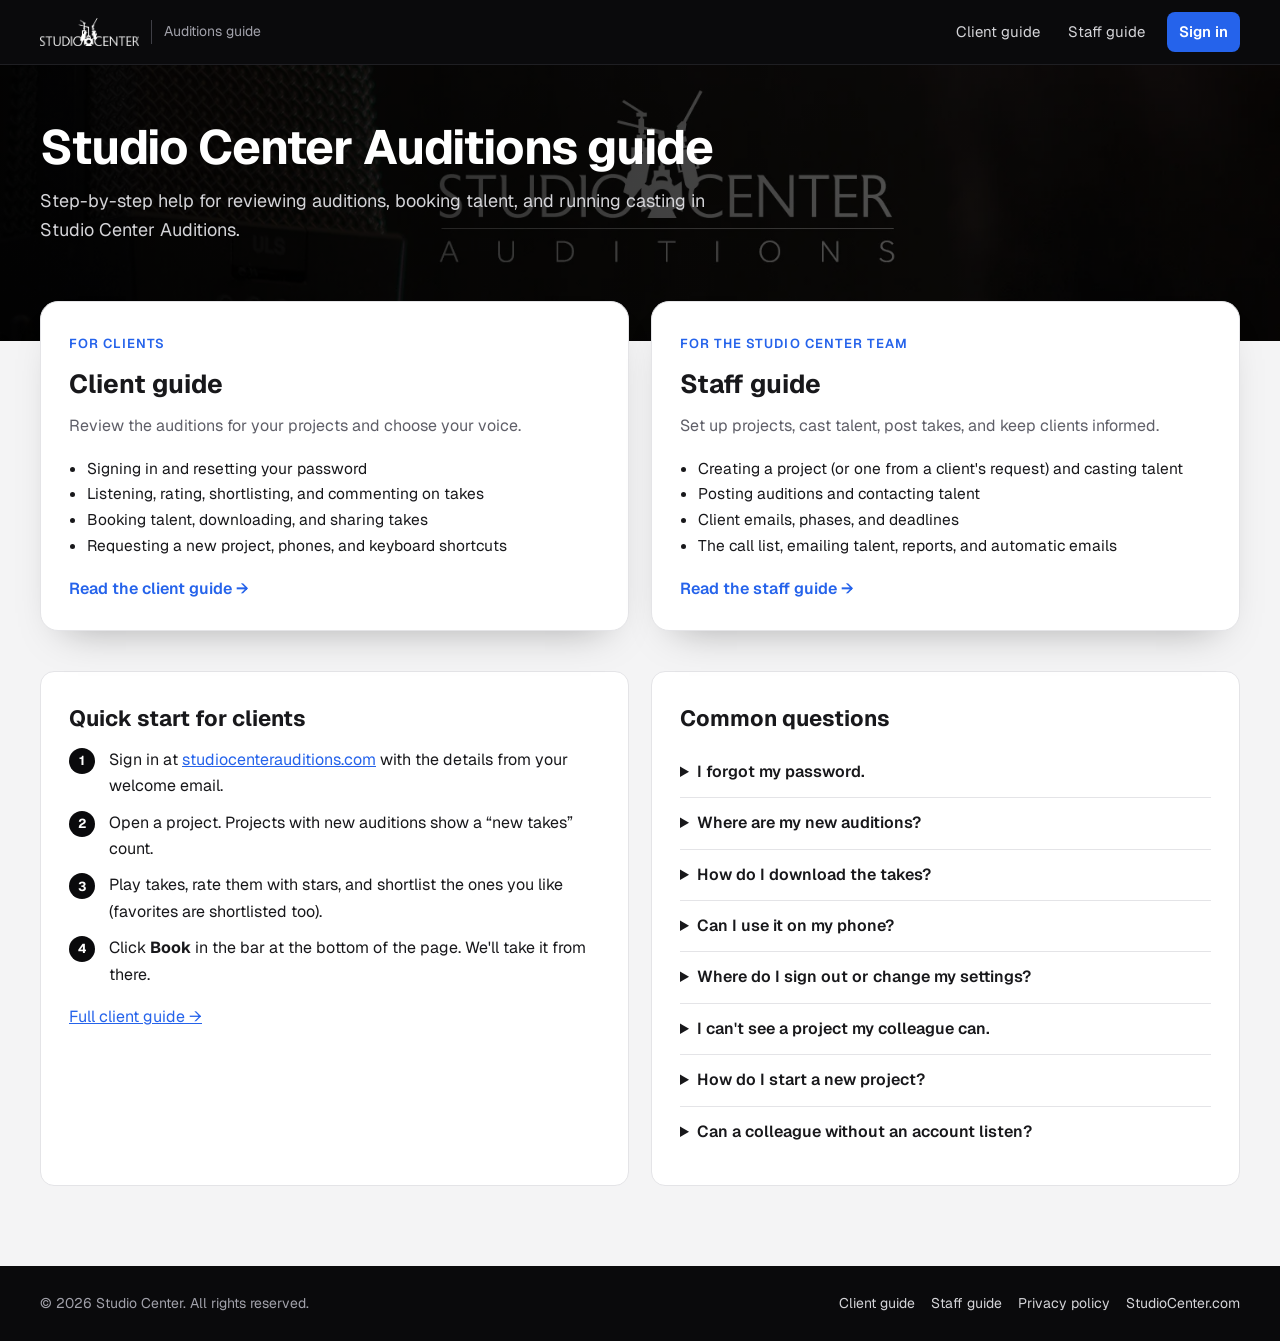
<file: index.html>
<!doctype html>
<html lang="en">
<head>
  <meta charset="utf-8">
  <meta name="viewport" content="width=device-width, initial-scale=1">
  <title>Studio Center Auditions Guide</title>
  <meta name="description" content="How to use Studio Center Auditions: guides for clients reviewing auditions and for the Studio Center casting team.">
  <meta property="og:title" content="Studio Center Auditions Guide">
  <meta property="og:description" content="How to review auditions, book talent, and run casting in Studio Center Auditions.">
  <meta property="og:image" content="assets/guide/c-takes.webp?v=20261018">
  <link rel="icon" href="assets/icon.png" type="image/png">
  <link rel="apple-touch-icon" href="assets/apple-icon.png">
  <link rel="preconnect" href="https://fonts.googleapis.com">
  <link rel="preconnect" href="https://fonts.gstatic.com" crossorigin>
  <link href="https://fonts.googleapis.com/css2?family=Geist:wght@400;500;600;700&display=swap" rel="stylesheet">
  <link rel="stylesheet" href="assets/site.css?v=202610181530">
</head>
<body>
  <header class="top">
    <div class="wrap">
      <a class="brand" href="./"><img src="assets/sc-logo-white.png" alt="Studio Center" width="900" height="254"><span>Auditions guide</span></a>
      <nav>
        <a href="client-guide.html">Client guide</a>
        <a href="staff-guide.html" class="hide-sm">Staff guide</a>
        <a class="signin" href="https://studiocenterauditions.com/auth/signin">Sign in</a>
      </nav>
    </div>
  </header>

  <div class="band">
    <div class="wrap" style="padding-bottom:96px">
      <h1>Studio Center Auditions guide</h1>
      <p>Step-by-step help for reviewing auditions, booking talent, and running casting in Studio Center Auditions.</p>
    </div>
  </div>

  <main class="wrap">
    <div class="cards">
      <a class="card-link" href="client-guide.html">
        <span class="eyebrow">For clients</span>
        <h2>Client guide</h2>
        <p>Review the auditions for your projects and choose your voice.</p>
        <ul>
          <li>Signing in and resetting your password</li>
          <li>Listening, rating, shortlisting, and commenting on takes</li>
          <li>Booking talent, downloading, and sharing takes</li>
          <li>Requesting a new project, phones, and keyboard shortcuts</li>
        </ul>
        <span class="go">Read the client guide →</span>
      </a>
      <a class="card-link" href="staff-guide.html">
        <span class="eyebrow">For the Studio Center team</span>
        <h2>Staff guide</h2>
        <p>Set up projects, cast talent, post takes, and keep clients informed.</p>
        <ul>
          <li>Creating a project (or one from a client's request) and casting talent</li>
          <li>Posting auditions and contacting talent</li>
          <li>Client emails, phases, and deadlines</li>
          <li>The call list, emailing talent, reports, and automatic emails</li>
        </ul>
        <span class="go">Read the staff guide →</span>
      </a>
    </div>

    <div class="home-sections">
      <section>
        <h2>Quick start for clients</h2>
        <ol class="quick">
          <li>Sign in at <a href="https://studiocenterauditions.com/auth/signin">studiocenterauditions.com</a> with the details from your welcome email.</li>
          <li>Open a project. Projects with new auditions show a “new takes” count.</li>
          <li>Play takes, rate them with stars, and shortlist the ones you like (favorites are shortlisted too).</li>
          <li>Click <b>Book</b> in the bar at the bottom of the page. We'll take it from there.</li>
        </ol>
        <p style="margin-bottom:0"><a href="client-guide.html">Full client guide →</a></p>
      </section>
      <section>
        <h2>Common questions</h2>
        <details>
          <summary>I forgot my password.</summary>
          <p>Click “Forgot your password?” on the sign-in page and enter your username. We'll email you a link to set a new one. <a href="client-guide.html#sign-in">More</a></p>
        </details>
        <details>
          <summary>Where are my new auditions?</summary>
          <p>Projects with takes added since your last visit show a “new takes” count, and new takes are marked “New” inside the project. <a href="client-guide.html#takes">More</a></p>
        </details>
        <details>
          <summary>How do I download the takes?</summary>
          <p>Click a file name for one take, or click <b>Download</b> in the bar at the bottom for a zip of all, shortlisted, or booked takes. <a href="client-guide.html#downloads">More</a></p>
        </details>
        <details>
          <summary>Can I use it on my phone?</summary>
          <p>Yes. Every page works on a phone: each take is a card with the same controls, and a bar at the bottom handles booking and downloads. <a href="client-guide.html#phone">More</a></p>
        </details>
        <details>
          <summary>Where do I sign out or change my settings?</summary>
          <p>Click the person icon at the right of the top bar (on a phone, tap ☰). It has the theme switch, this guide, your settings, and <b>Sign out</b>. <a href="client-guide.html#account">More</a></p>
        </details>
        <details>
          <summary>I can't see a project my colleague can.</summary>
          <p>You only see projects you've been added to; closed ones are under <b>Finished</b>. Ask your Studio Center producer to add you.</p>
        </details>
        <details>
          <summary>How do I start a new project?</summary>
          <p>Fill in the form at <a href="https://studiocenterauditions.com/new-project">studiocenterauditions.com/new-project</a>; no account needed. A producer will be in touch to set up casting. <a href="client-guide.html#new-project">More</a></p>
        </details>
        <details>
          <summary>Can a colleague without an account listen?</summary>
          <p>Yes: create a review link under <b>Share for review</b> on the project page. They can listen, but not rate, comment, or book. <a href="client-guide.html#sharing">More</a></p>
        </details>
      </section>
    </div>
  </main>

  <footer>
    <div class="wrap">
      <span>© 2026 Studio Center. All rights reserved.</span>
      <span><a href="client-guide.html">Client guide</a><a href="staff-guide.html">Staff guide</a><a href="https://studiocenterauditions.com/privacy">Privacy policy</a><a href="https://www.studiocenter.com">StudioCenter.com</a></span>
    </div>
  </footer>
</body>
</html>
</file>
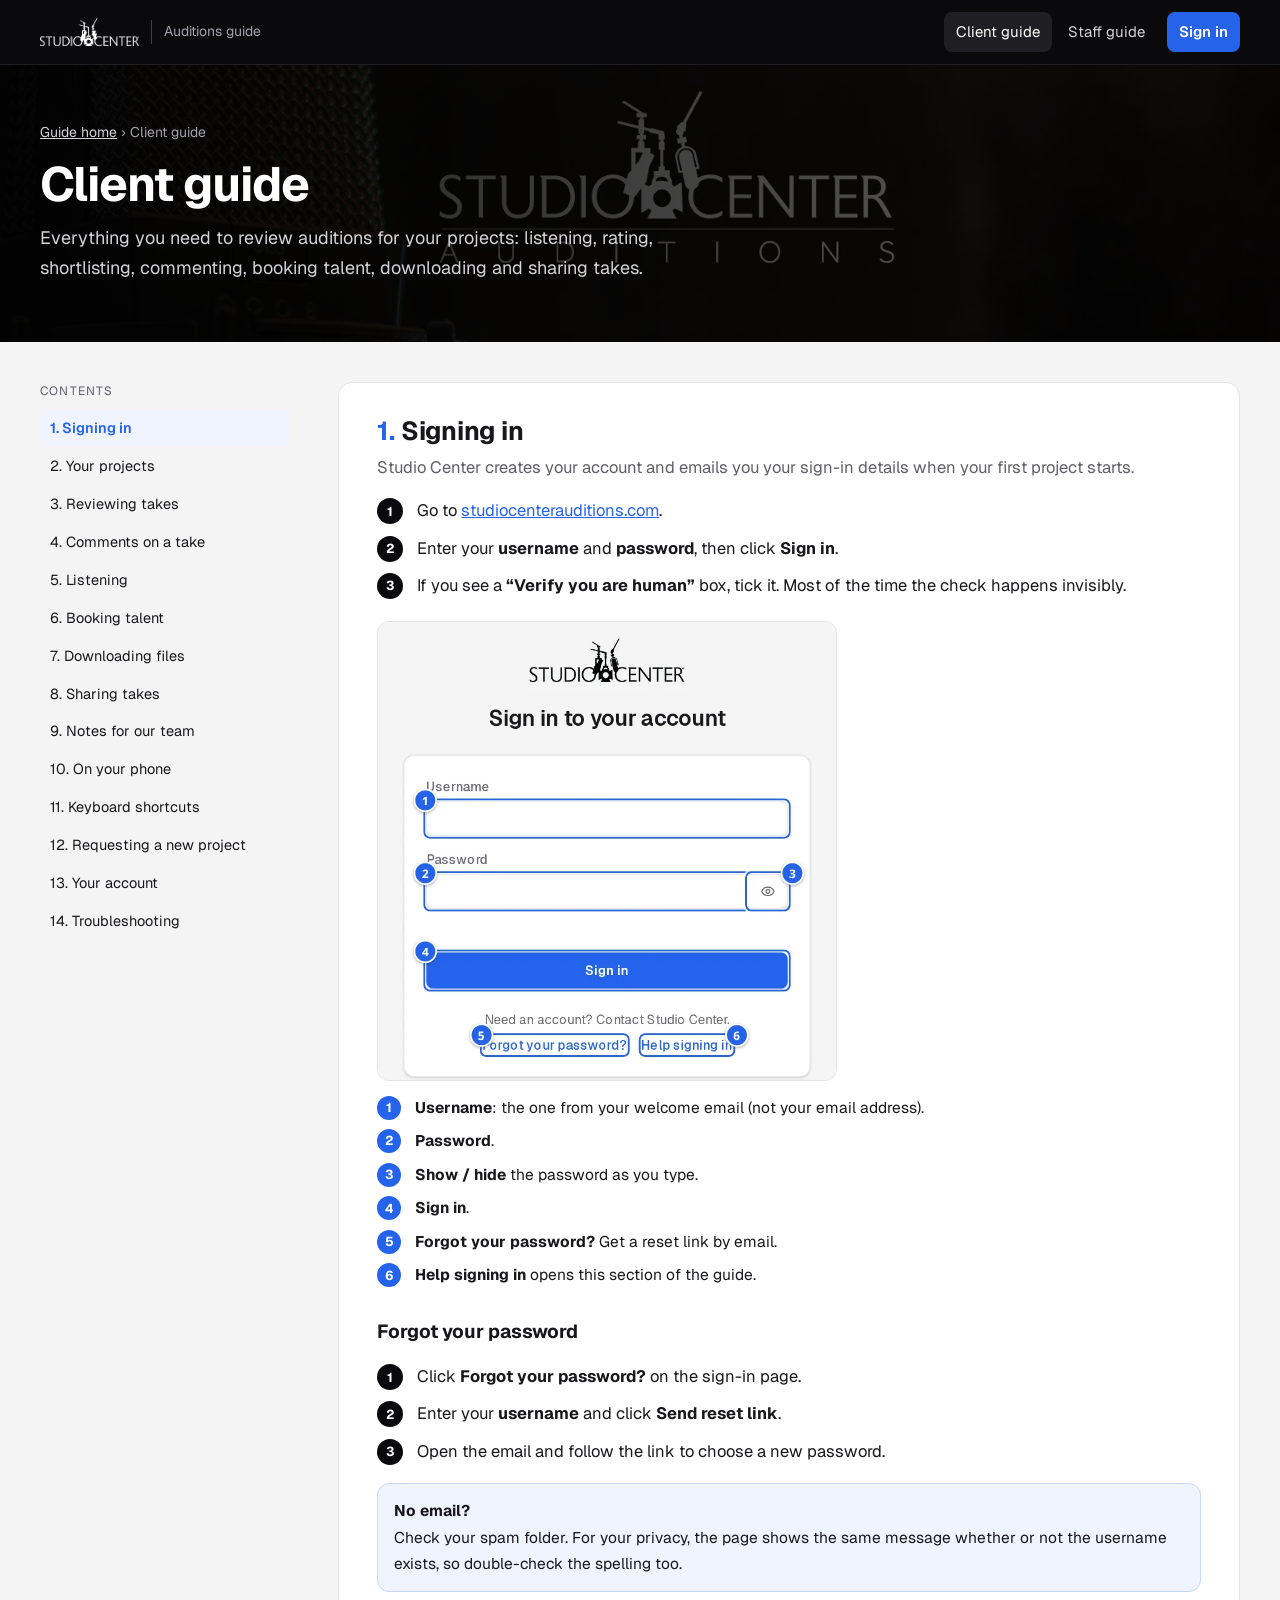
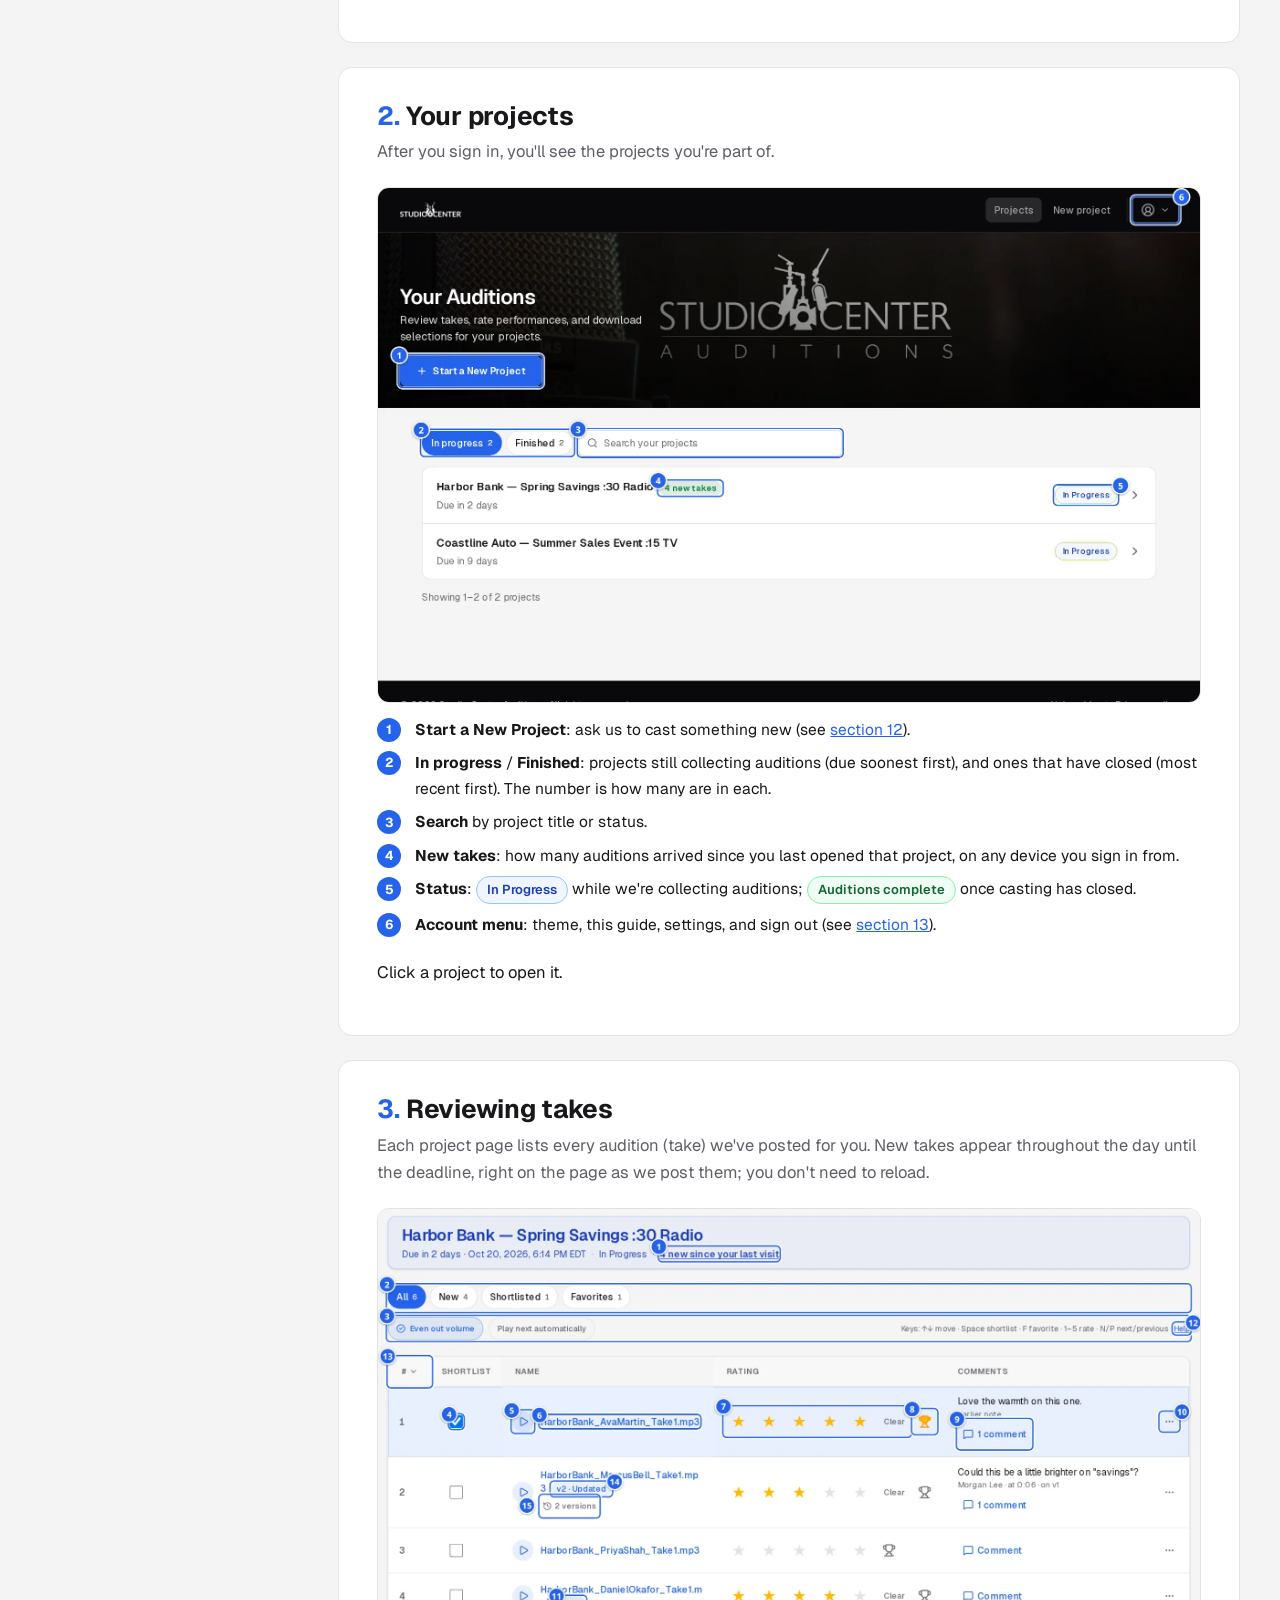
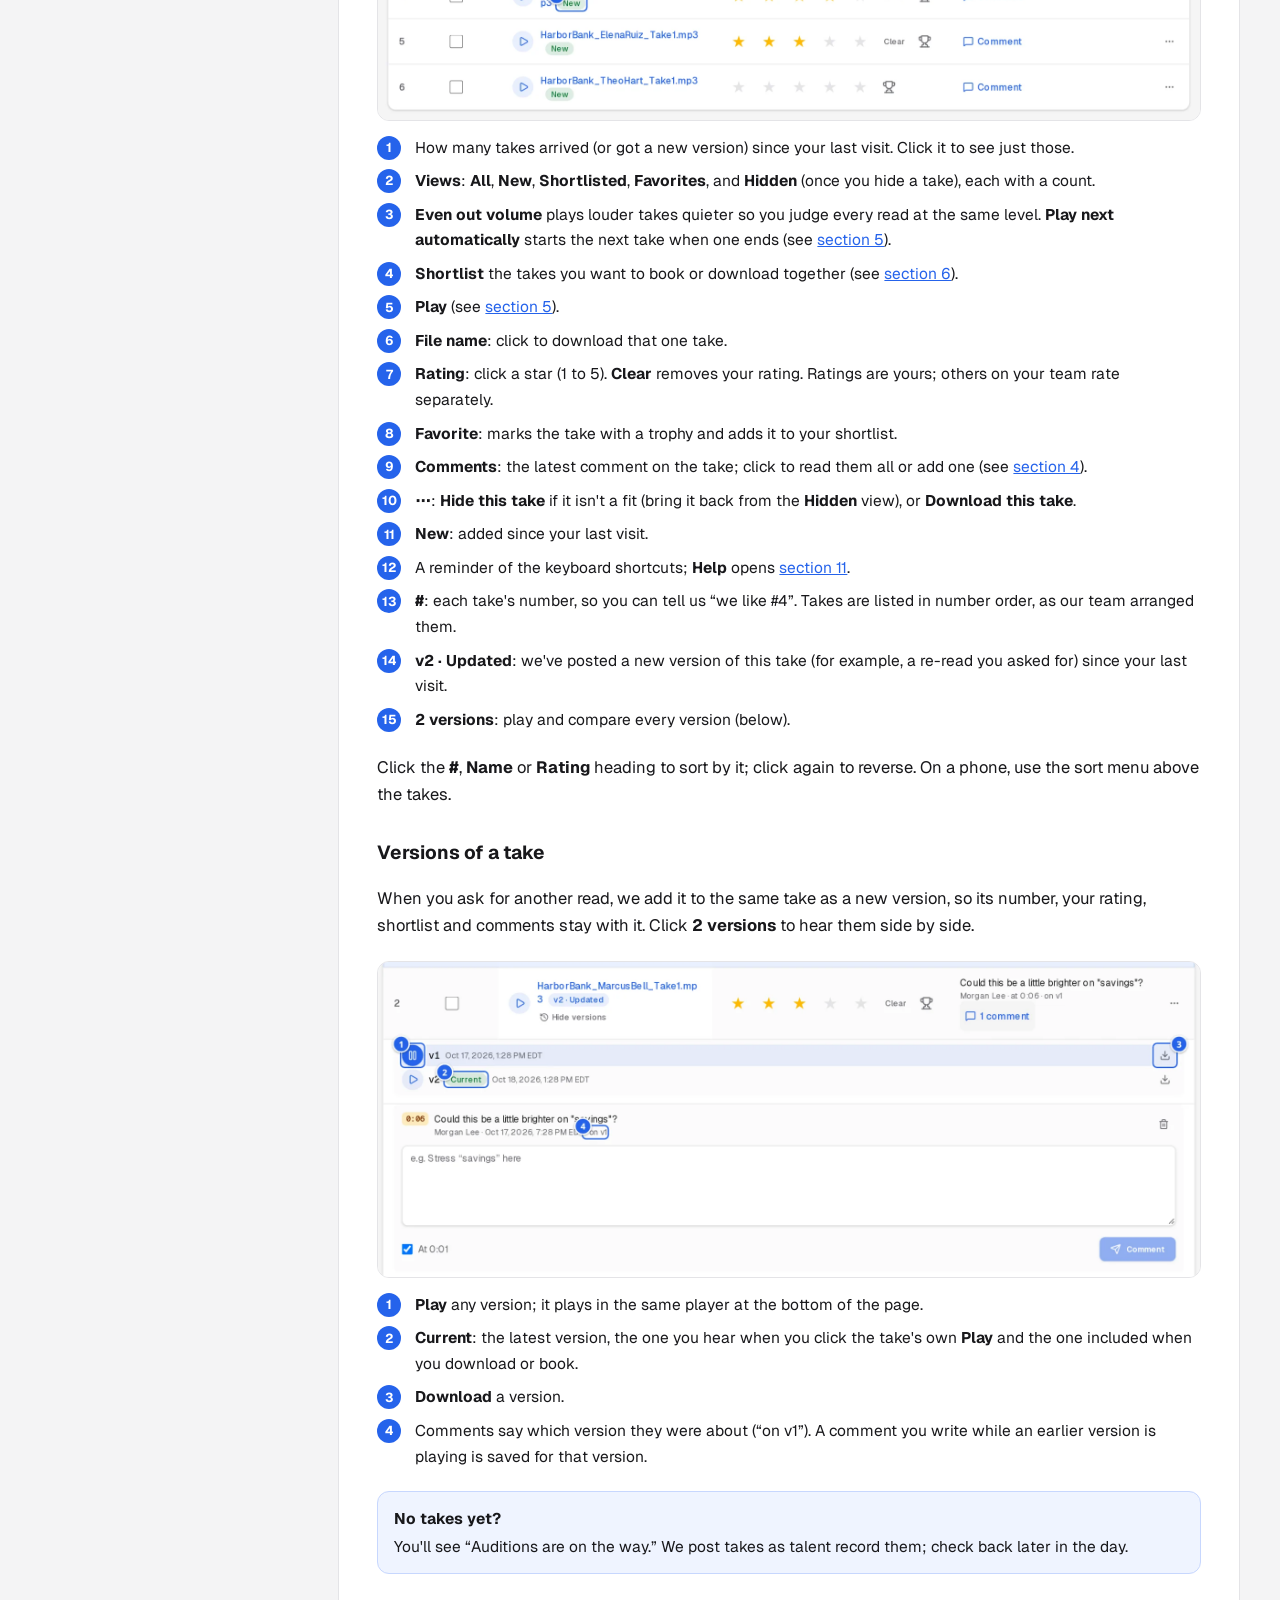
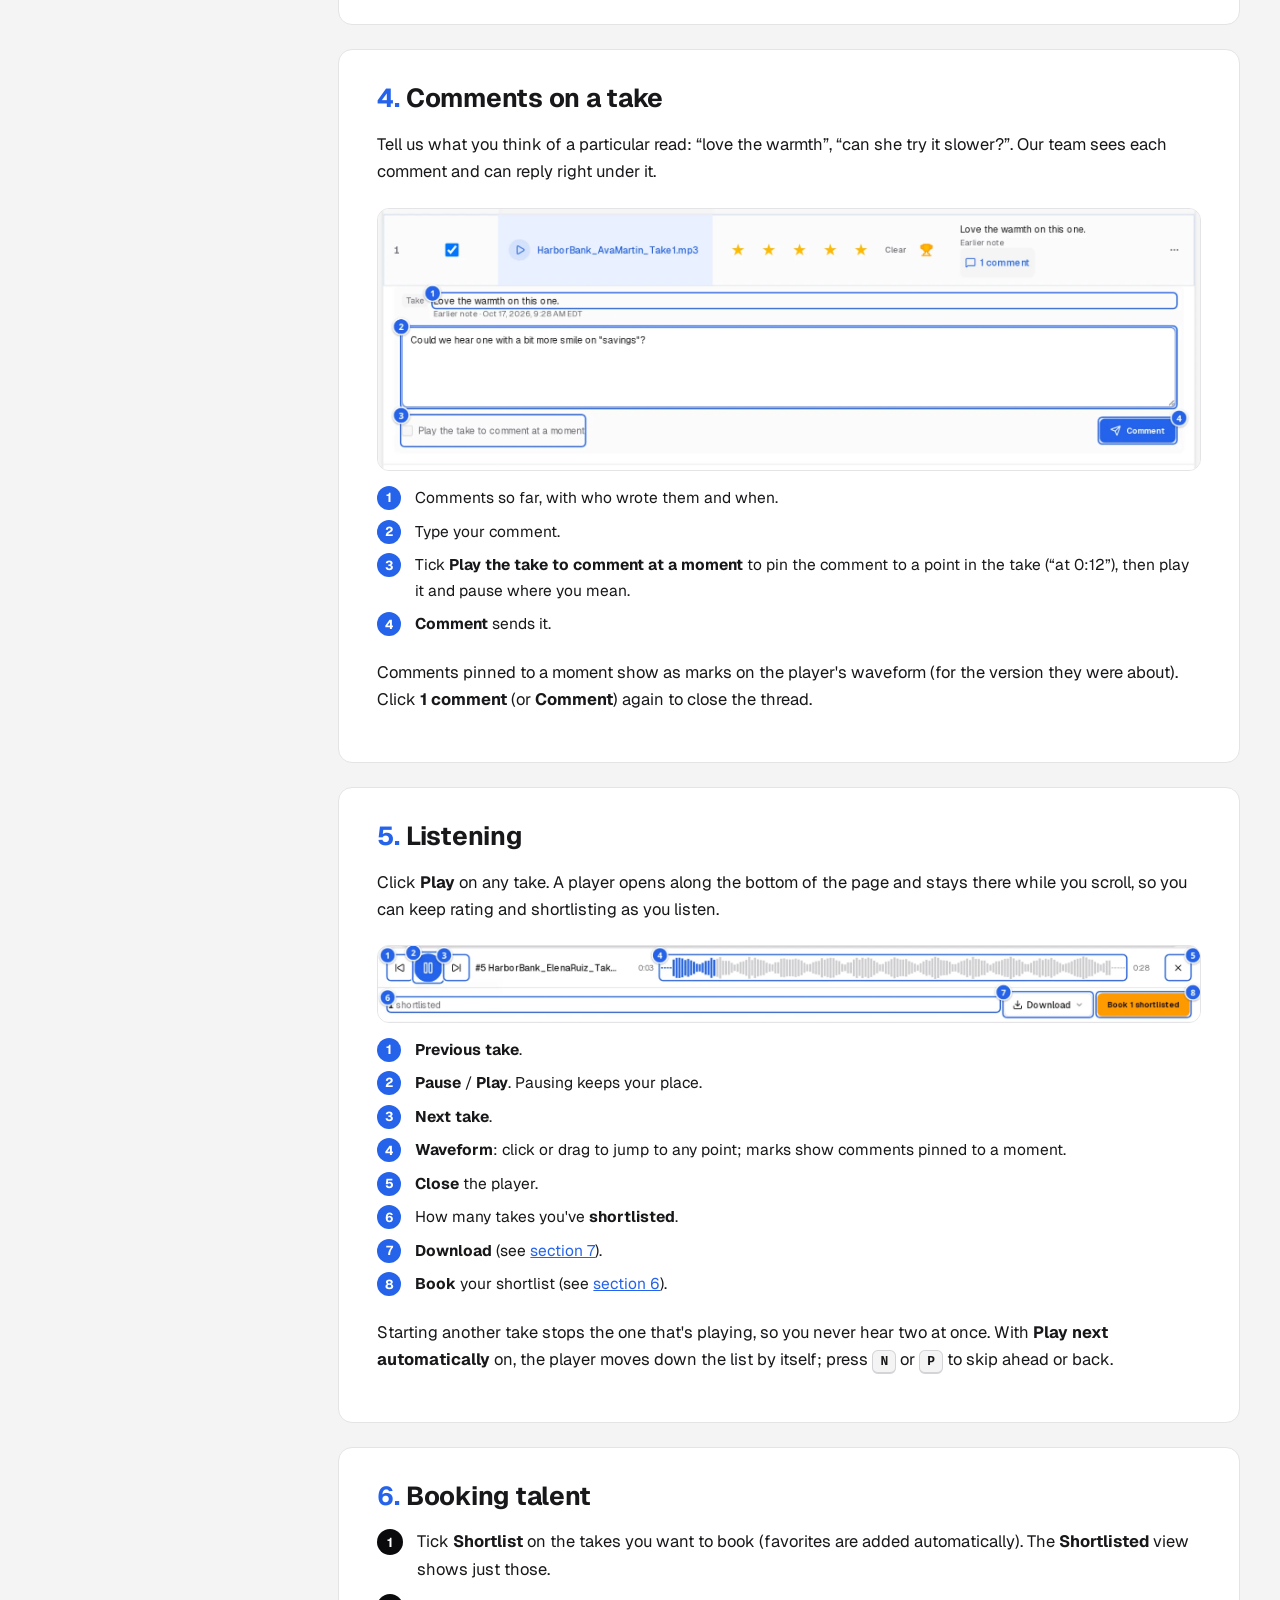
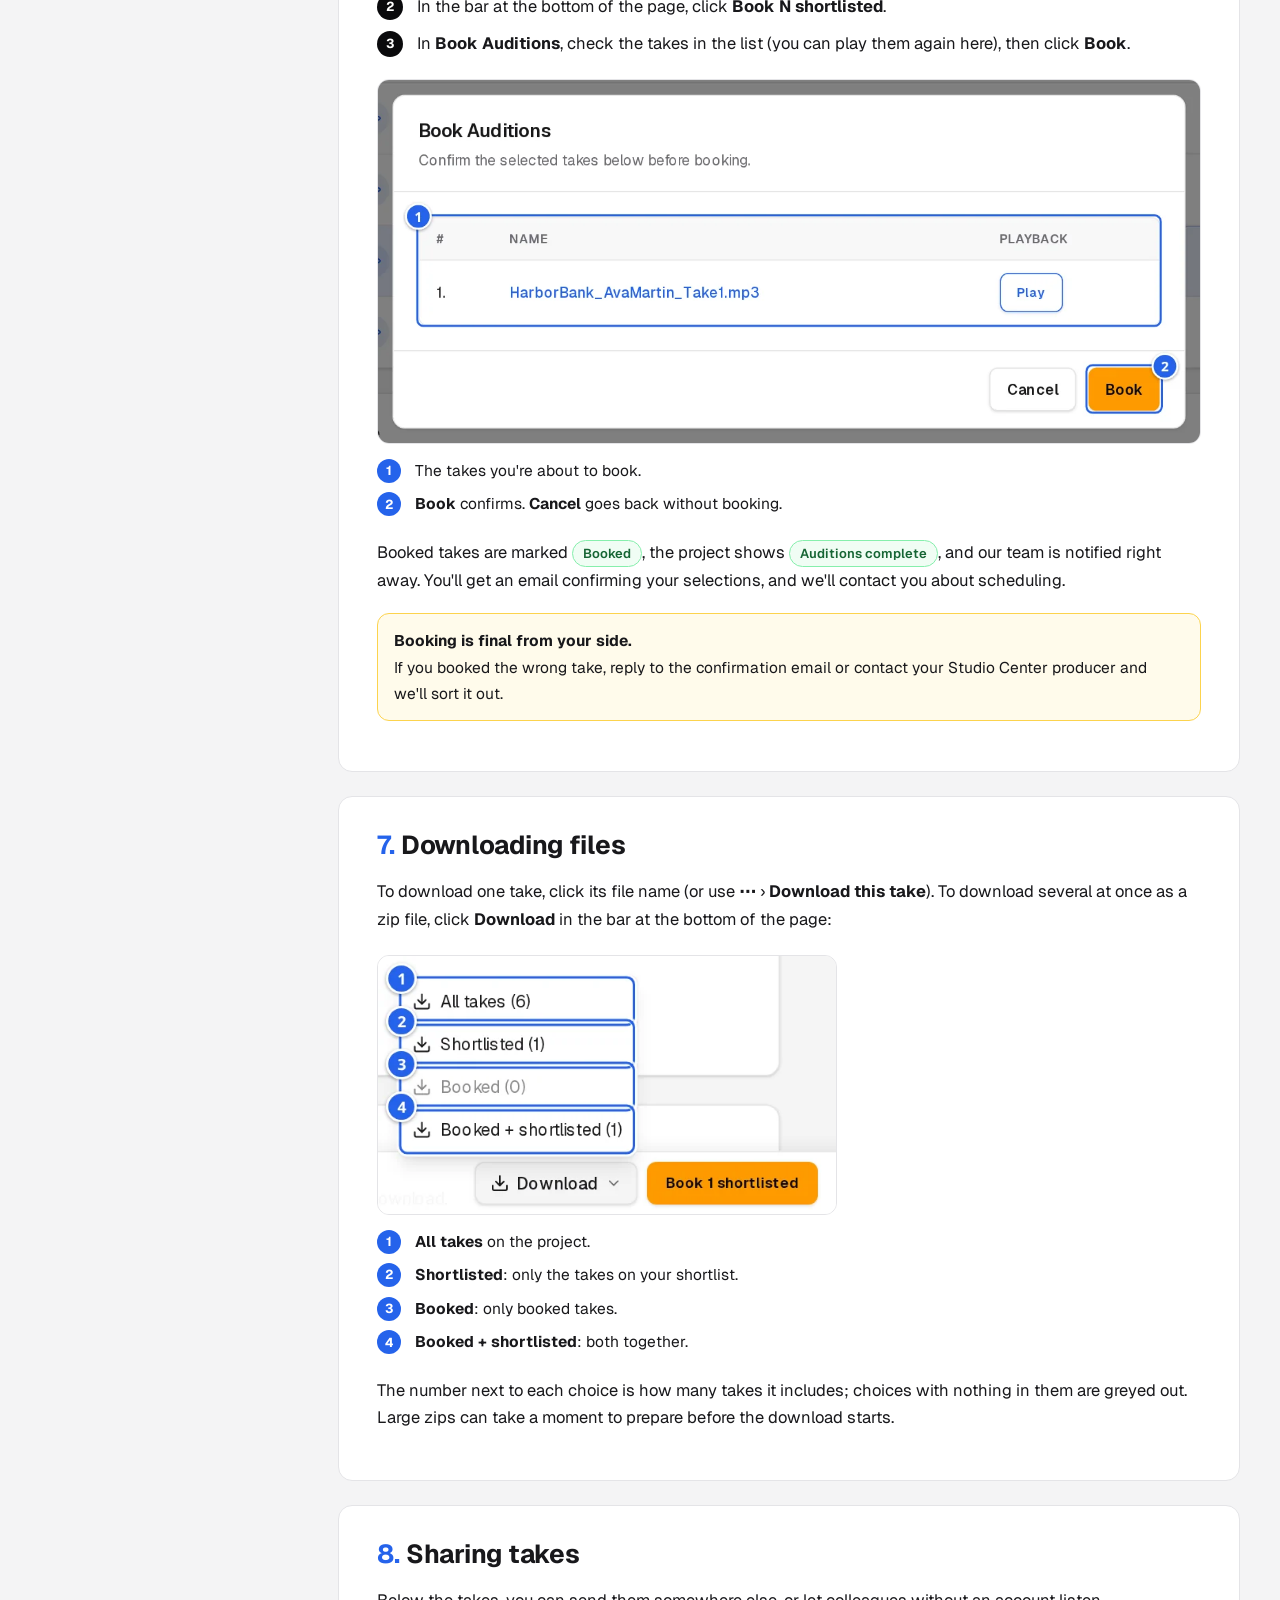
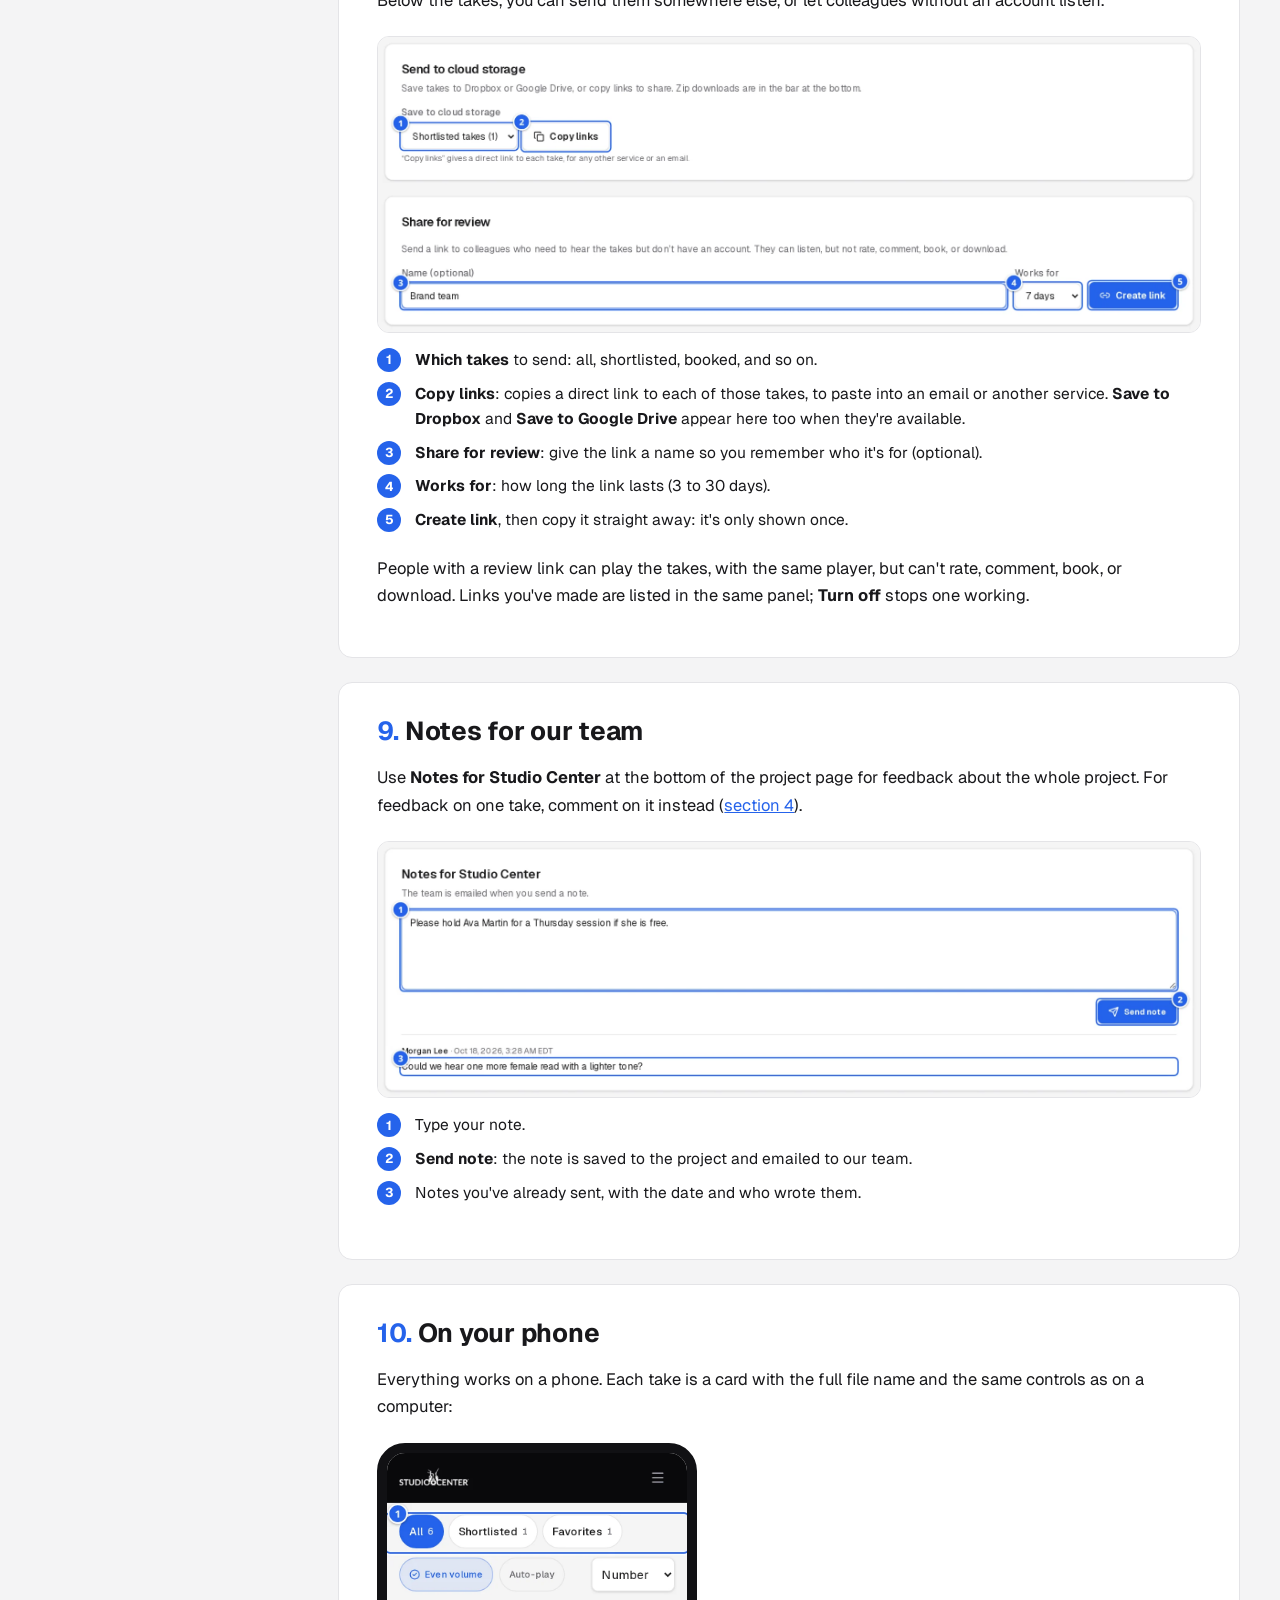
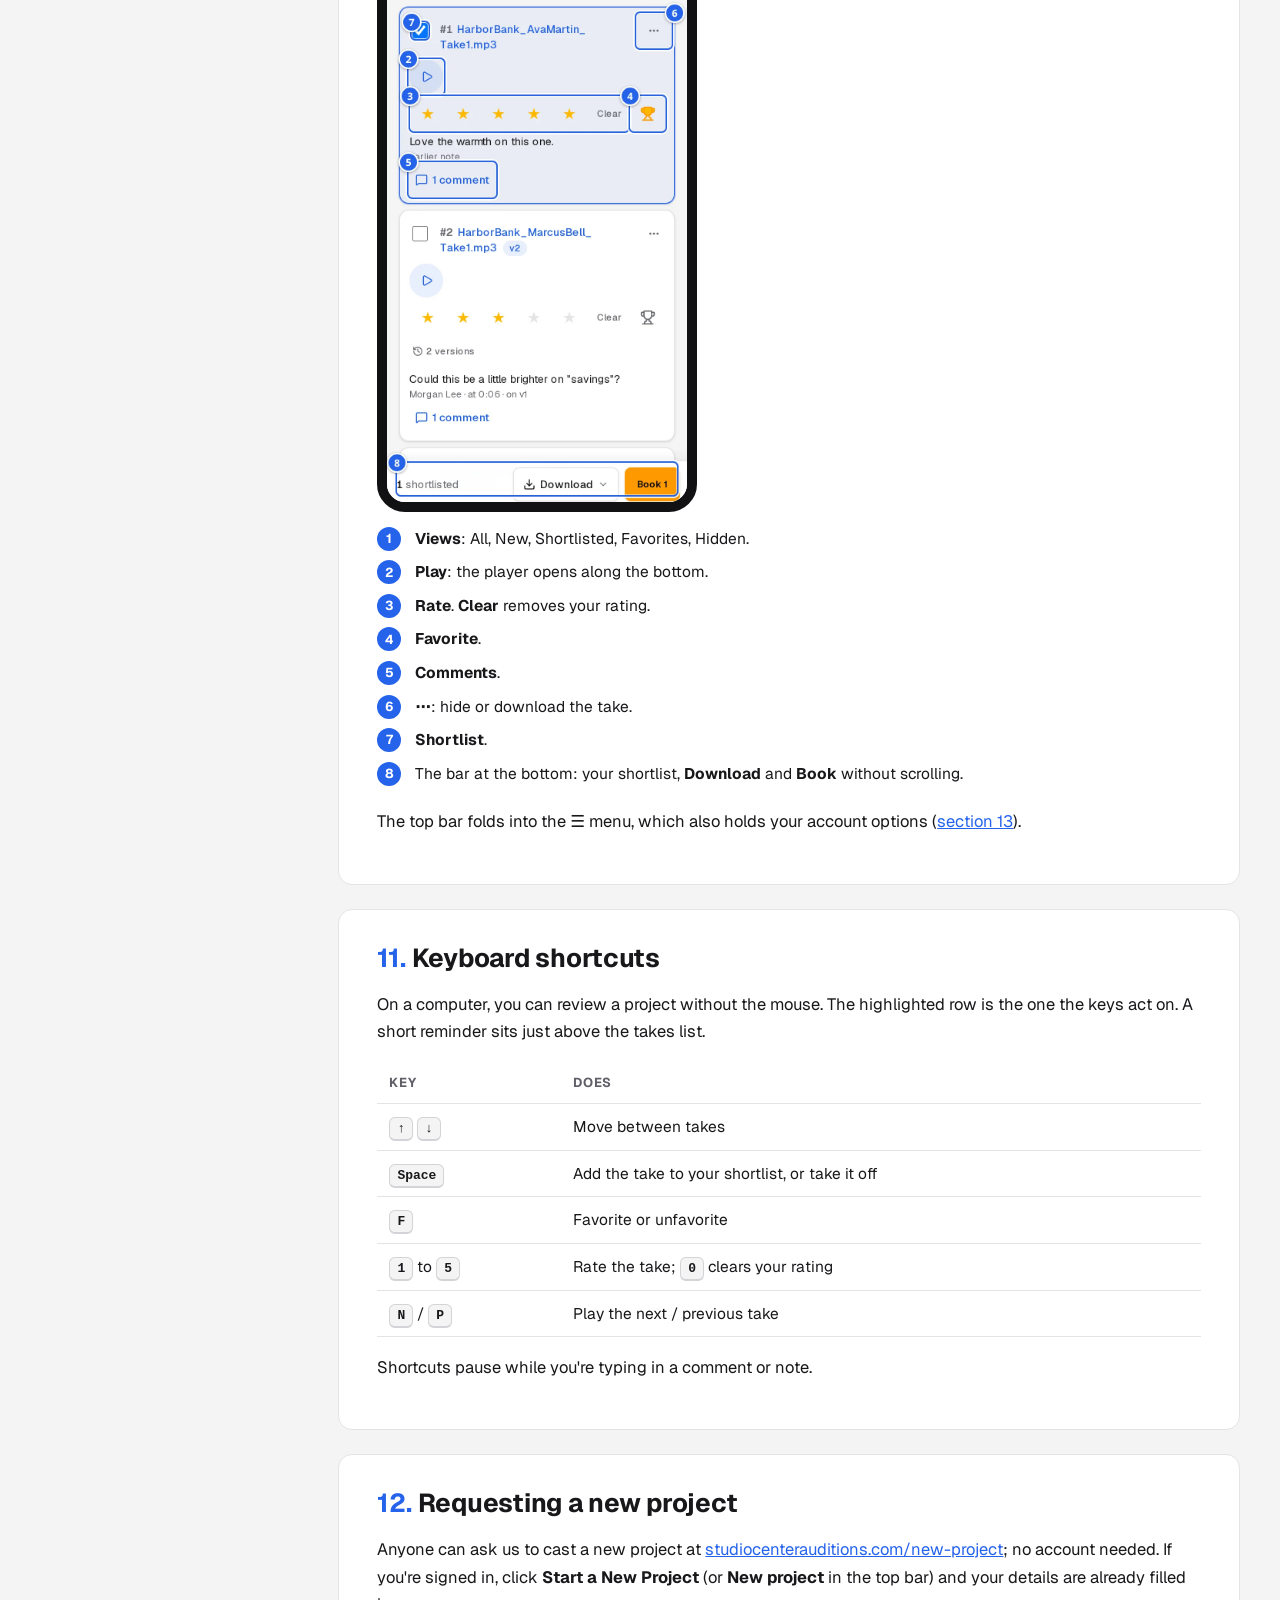
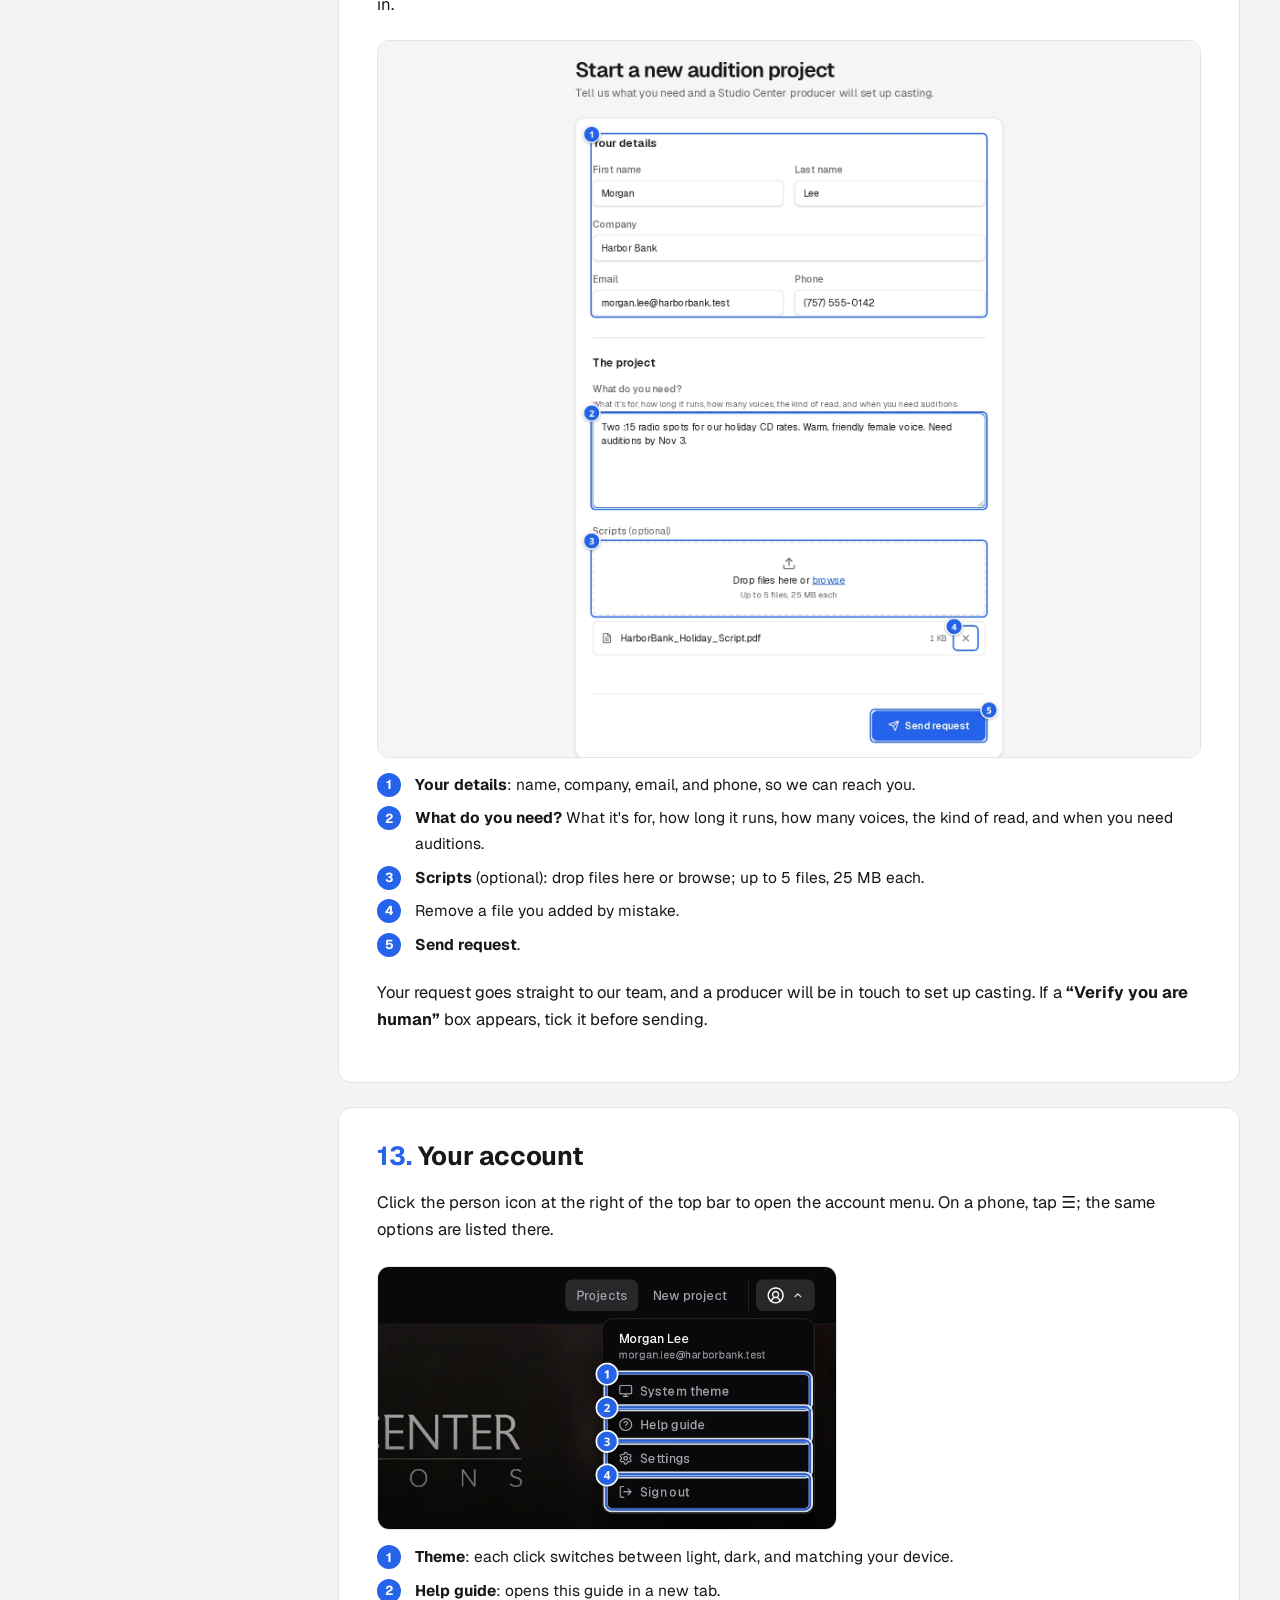
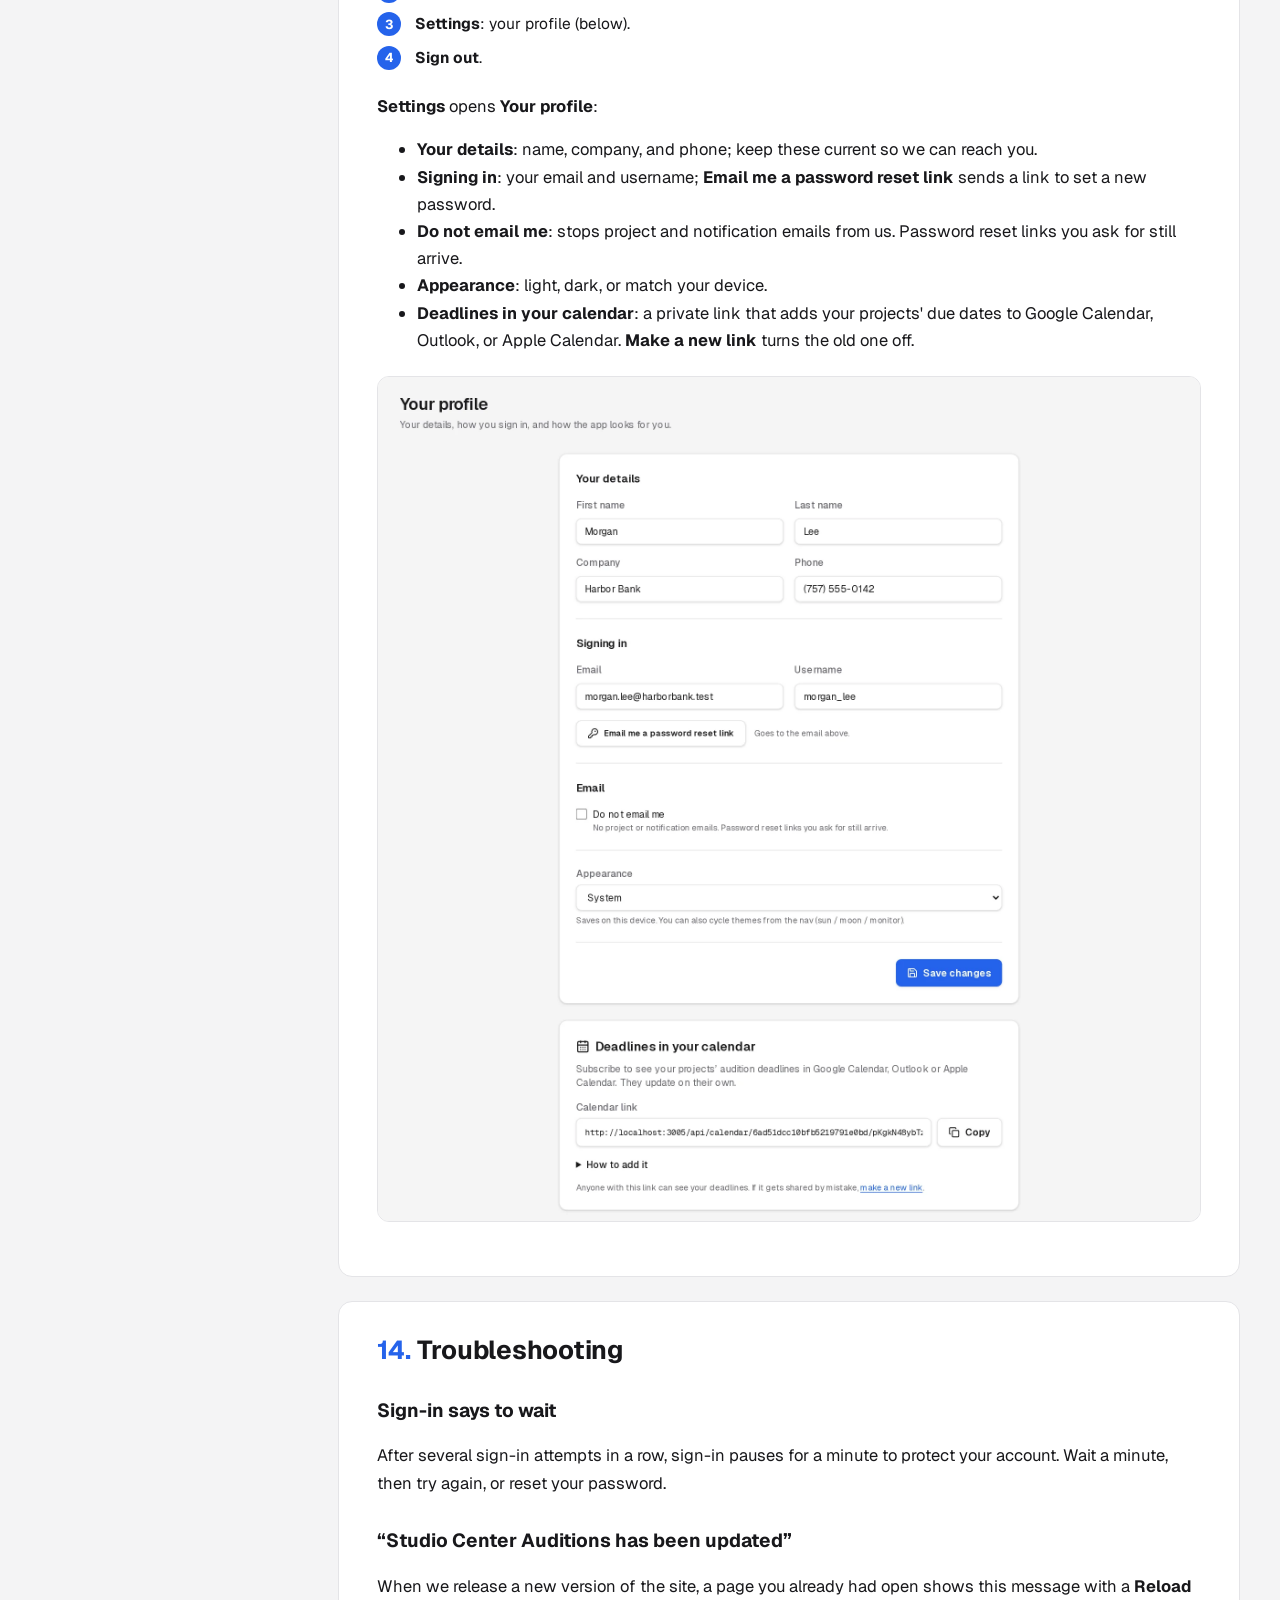
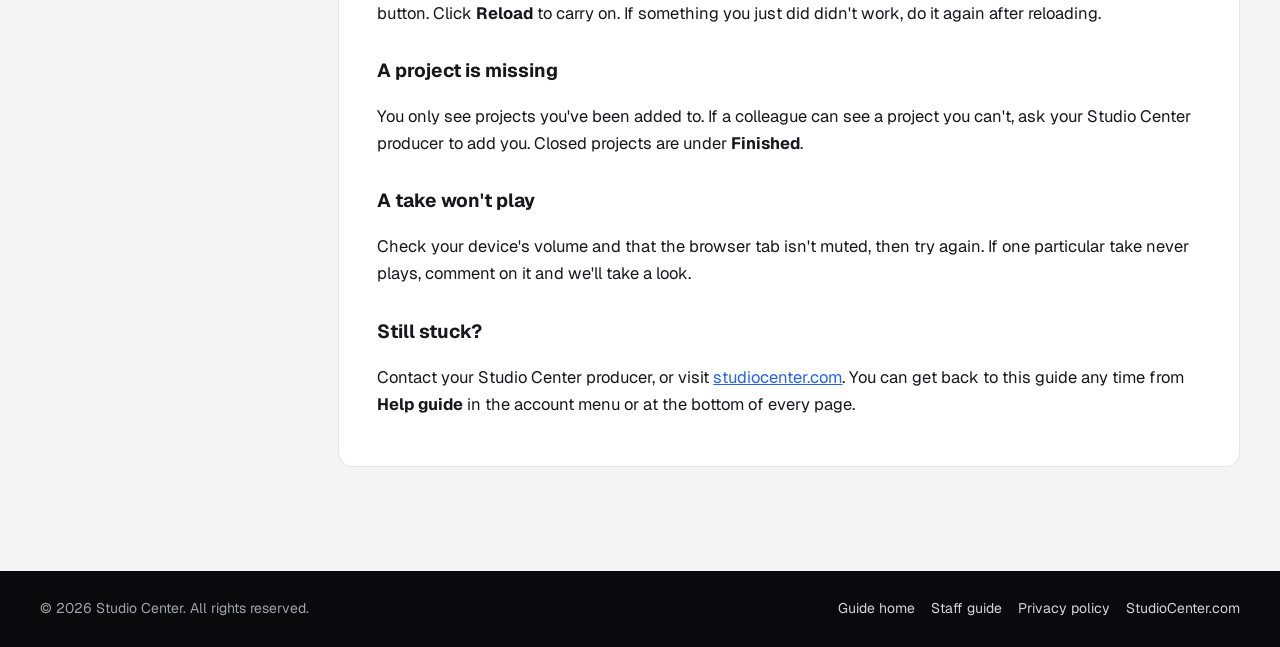
<file: client-guide.html>
<!doctype html>
<html lang="en">
<head>
  <meta charset="utf-8">
  <meta name="viewport" content="width=device-width, initial-scale=1">
  <title>Client guide · Studio Center Auditions</title>
  <meta name="description" content="How to review auditions, rate, shortlist and comment on takes, book talent, and download or share files in Studio Center Auditions.">
  <link rel="icon" href="assets/icon.png" type="image/png">
  <link rel="apple-touch-icon" href="assets/apple-icon.png">
  <link rel="preconnect" href="https://fonts.googleapis.com">
  <link rel="preconnect" href="https://fonts.gstatic.com" crossorigin>
  <link href="https://fonts.googleapis.com/css2?family=Geist:wght@400;500;600;700&display=swap" rel="stylesheet">
  <link rel="stylesheet" href="assets/site.css?v=202610181530">
</head>
<body>
  <header class="top">
    <div class="wrap">
      <a class="brand" href="./"><img src="assets/sc-logo-white.png" alt="Studio Center" width="900" height="254"><span>Auditions guide</span></a>
      <nav>
        <a href="client-guide.html" aria-current="page">Client guide</a>
        <a href="staff-guide.html" class="hide-sm">Staff guide</a>
        <a class="signin" href="https://studiocenterauditions.com/auth/signin">Sign in</a>
      </nav>
    </div>
  </header>

  <div class="band">
    <div class="wrap">
      <div class="crumb"><a href="./">Guide home</a> › Client guide</div>
      <h1>Client guide</h1>
      <p>Everything you need to review auditions for your projects: listening, rating, shortlisting, commenting, booking talent, downloading and sharing takes.</p>
    </div>
  </div>

  <main class="wrap guide">
    <nav class="toc" aria-label="Contents">
      <p>Contents</p>
      <ol>
        <li><a href="#sign-in">1. Signing in</a></li>
        <li><a href="#projects">2. Your projects</a></li>
        <li><a href="#takes">3. Reviewing takes</a></li>
        <li><a href="#comments">4. Comments on a take</a></li>
        <li><a href="#listen">5. Listening</a></li>
        <li><a href="#booking">6. Booking talent</a></li>
        <li><a href="#downloads">7. Downloading files</a></li>
        <li><a href="#sharing">8. Sharing takes</a></li>
        <li><a href="#notes">9. Notes for our team</a></li>
        <li><a href="#phone">10. On your phone</a></li>
        <li><a href="#shortcuts">11. Keyboard shortcuts</a></li>
        <li><a href="#new-project">12. Requesting a new project</a></li>
        <li><a href="#account">13. Your account</a></li>
        <li><a href="#help">14. Troubleshooting</a></li>
      </ol>
    </nav>

    <article>
      <section id="sign-in">
        <h2><span class="num">1.</span>Signing in</h2>
        <p class="lead">Studio Center creates your account and emails you your sign-in details when your first project starts.</p>
        <ol class="steps">
          <li>Go to <a href="https://studiocenterauditions.com/auth/signin">studiocenterauditions.com</a>.</li>
          <li>Enter your <b>username</b> and <b>password</b>, then click <b>Sign in</b>.</li>
          <li>If you see a <b>“Verify you are human”</b> box, tick it. Most of the time the check happens invisibly.</li>
        </ol>
        <figure class="narrow">
          <div class="frame"><img src="assets/guide/c-signin.webp?v=202610181530" alt="The sign-in page with numbered markers" width="756" height="755" loading="lazy"></div>
          <ul class="legend">
            <li><b class="n">1</b><span><b>Username</b>: the one from your welcome email (not your email address).</span></li>
            <li><b class="n">2</b><span><b>Password</b>.</span></li>
            <li><b class="n">3</b><span><b>Show / hide</b> the password as you type.</span></li>
            <li><b class="n">4</b><span><b>Sign in</b>.</span></li>
            <li><b class="n">5</b><span><b>Forgot your password?</b> Get a reset link by email.</span></li>
            <li><b class="n">6</b><span><b>Help signing in</b> opens this section of the guide.</span></li>
          </ul>
        </figure>
        <h3>Forgot your password</h3>
        <ol class="steps">
          <li>Click <b>Forgot your password?</b> on the sign-in page.</li>
          <li>Enter your <b>username</b> and click <b>Send reset link</b>.</li>
          <li>Open the email and follow the link to choose a new password.</li>
        </ol>
        <div class="tip"><strong>No email?</strong> Check your spam folder. For your privacy, the page shows the same message whether or not the username exists, so double-check the spelling too.</div>
      </section>

      <section id="projects">
        <h2><span class="num">2.</span>Your projects</h2>
        <p class="lead">After you sign in, you'll see the projects you're part of.</p>
        <figure>
          <div class="frame"><img src="assets/guide/c-projects.webp?v=202610181530" alt="The projects page with numbered markers" width="1800" height="1125" loading="lazy"></div>
          <ul class="legend">
            <li><b class="n">1</b><span><b>Start a New Project</b>: ask us to cast something new (see <a href="#new-project">section 12</a>).</span></li>
            <li><b class="n">2</b><span><b>In progress</b> / <b>Finished</b>: projects still collecting auditions (due soonest first), and ones that have closed (most recent first). The number is how many are in each.</span></li>
            <li><b class="n">3</b><span><b>Search</b> by project title or status.</span></li>
            <li><b class="n">4</b><span><b>New takes</b>: how many auditions arrived since you last opened that project, on any device you sign in from.</span></li>
            <li><b class="n">5</b><span><b>Status</b>: <span class="chip blue">In Progress</span> while we're collecting auditions; <span class="chip green">Auditions complete</span> once casting has closed.</span></li>
            <li><b class="n">6</b><span><b>Account menu</b>: theme, this guide, settings, and sign out (see <a href="#account">section 13</a>).</span></li>
          </ul>
        </figure>
        <p>Click a project to open it.</p>
      </section>

      <section id="takes">
        <h2><span class="num">3.</span>Reviewing takes</h2>
        <p class="lead">Each project page lists every audition (take) we've posted for you. New takes appear throughout the day until the deadline, right on the page as we post them; you don't need to reload.</p>
        <figure>
          <div class="frame"><img src="assets/guide/c-takes.webp?v=202610181530" alt="The takes table with numbered markers" width="1800" height="1119" loading="lazy"></div>
          <ul class="legend">
            <li><b class="n">1</b><span>How many takes arrived (or got a new version) since your last visit. Click it to see just those.</span></li>
            <li><b class="n">2</b><span><b>Views</b>: <b>All</b>, <b>New</b>, <b>Shortlisted</b>, <b>Favorites</b>, and <b>Hidden</b> (once you hide a take), each with a count.</span></li>
            <li><b class="n">3</b><span><b>Even out volume</b> plays louder takes quieter so you judge every read at the same level. <b>Play next automatically</b> starts the next take when one ends (see <a href="#listen">section 5</a>).</span></li>
            <li><b class="n">4</b><span><b>Shortlist</b> the takes you want to book or download together (see <a href="#booking">section 6</a>).</span></li>
            <li><b class="n">5</b><span><b>Play</b> (see <a href="#listen">section 5</a>).</span></li>
            <li><b class="n">6</b><span><b>File name</b>: click to download that one take.</span></li>
            <li><b class="n">7</b><span><b>Rating</b>: click a star (1 to 5). <b>Clear</b> removes your rating. Ratings are yours; others on your team rate separately.</span></li>
            <li><b class="n">8</b><span><b>Favorite</b>: marks the take with a trophy and adds it to your shortlist.</span></li>
            <li><b class="n">9</b><span><b>Comments</b>: the latest comment on the take; click to read them all or add one (see <a href="#comments">section 4</a>).</span></li>
            <li><b class="n">10</b><span><b>⋯</b>: <b>Hide this take</b> if it isn't a fit (bring it back from the <b>Hidden</b> view), or <b>Download this take</b>.</span></li>
            <li><b class="n">11</b><span><b>New</b>: added since your last visit.</span></li>
            <li><b class="n">12</b><span>A reminder of the keyboard shortcuts; <b>Help</b> opens <a href="#shortcuts">section 11</a>.</span></li>
            <li><b class="n">13</b><span><b>#</b>: each take's number, so you can tell us “we like #4”. Takes are listed in number order, as our team arranged them.</span></li>
            <li><b class="n">14</b><span><b>v2 · Updated</b>: we've posted a new version of this take (for example, a re-read you asked for) since your last visit.</span></li>
            <li><b class="n">15</b><span><b>2 versions</b>: play and compare every version (below).</span></li>
          </ul>
        </figure>
        <p>Click the <b>#</b>, <b>Name</b> or <b>Rating</b> heading to sort by it; click again to reverse. On a phone, use the sort menu above the takes.</p>
        <h3>Versions of a take</h3>
        <p>When you ask for another read, we add it to the same take as a new version, so its number, your rating, shortlist and comments stay with it. Click <b>2 versions</b> to hear them side by side.</p>
        <figure>
          <div class="frame"><img src="assets/guide/c-versions.webp?v=202610181530" alt="A take with its versions and a comment on version 1" width="1800" height="690" loading="lazy"></div>
          <ul class="legend">
            <li><b class="n">1</b><span><b>Play</b> any version; it plays in the same player at the bottom of the page.</span></li>
            <li><b class="n">2</b><span><b>Current</b>: the latest version, the one you hear when you click the take's own <b>Play</b> and the one included when you download or book.</span></li>
            <li><b class="n">3</b><span><b>Download</b> a version.</span></li>
            <li><b class="n">4</b><span>Comments say which version they were about (“on v1”). A comment you write while an earlier version is playing is saved for that version.</span></li>
          </ul>
        </figure>
        <div class="tip"><strong>No takes yet?</strong> You'll see “Auditions are on the way.” We post takes as talent record them; check back later in the day.</div>
      </section>

      <section id="comments">
        <h2><span class="num">4.</span>Comments on a take</h2>
        <p>Tell us what you think of a particular read: “love the warmth”, “can she try it slower?”. Our team sees each comment and can reply right under it.</p>
        <figure>
          <div class="frame"><img src="assets/guide/c-comments.webp?v=202610181530" alt="A take with its comments open" width="1800" height="573" loading="lazy"></div>
          <ul class="legend">
            <li><b class="n">1</b><span>Comments so far, with who wrote them and when.</span></li>
            <li><b class="n">2</b><span>Type your comment.</span></li>
            <li><b class="n">3</b><span>Tick <b>Play the take to comment at a moment</b> to pin the comment to a point in the take (“at 0:12”), then play it and pause where you mean.</span></li>
            <li><b class="n">4</b><span><b>Comment</b> sends it.</span></li>
          </ul>
        </figure>
        <p>Comments pinned to a moment show as marks on the player's waveform (for the version they were about). Click <b>1 comment</b> (or <b>Comment</b>) again to close the thread.</p>
      </section>

      <section id="listen">
        <h2><span class="num">5.</span>Listening</h2>
        <p>Click <b>Play</b> on any take. A player opens along the bottom of the page and stays there while you scroll, so you can keep rating and shortlisting as you listen.</p>
        <figure>
          <div class="frame"><img src="assets/guide/c-player.webp?v=202610181530" alt="The player and shortlist bar at the bottom of the page" width="1800" height="165" loading="lazy"></div>
          <ul class="legend">
            <li><b class="n">1</b><span><b>Previous take</b>.</span></li>
            <li><b class="n">2</b><span><b>Pause</b> / <b>Play</b>. Pausing keeps your place.</span></li>
            <li><b class="n">3</b><span><b>Next take</b>.</span></li>
            <li><b class="n">4</b><span><b>Waveform</b>: click or drag to jump to any point; marks show comments pinned to a moment.</span></li>
            <li><b class="n">5</b><span><b>Close</b> the player.</span></li>
            <li><b class="n">6</b><span>How many takes you've <b>shortlisted</b>.</span></li>
            <li><b class="n">7</b><span><b>Download</b> (see <a href="#downloads">section 7</a>).</span></li>
            <li><b class="n">8</b><span><b>Book</b> your shortlist (see <a href="#booking">section 6</a>).</span></li>
          </ul>
        </figure>
        <p>Starting another take stops the one that's playing, so you never hear two at once. With <b>Play next automatically</b> on, the player moves down the list by itself; press <kbd>N</kbd> or <kbd>P</kbd> to skip ahead or back.</p>
      </section>

      <section id="booking">
        <h2><span class="num">6.</span>Booking talent</h2>
        <ol class="steps">
          <li>Tick <b>Shortlist</b> on the takes you want to book (favorites are added automatically). The <b>Shortlisted</b> view shows just those.</li>
          <li>In the bar at the bottom of the page, click <b>Book N shortlisted</b>.</li>
          <li>In <b>Book Auditions</b>, check the takes in the list (you can play them again here), then click <b>Book</b>.</li>
        </ol>
        <figure>
          <div class="frame"><img src="assets/guide/c-book.webp?v=202610181530" alt="The Book Auditions dialog" width="1194" height="527" loading="lazy"></div>
          <ul class="legend">
            <li><b class="n">1</b><span>The takes you're about to book.</span></li>
            <li><b class="n">2</b><span><b>Book</b> confirms. <b>Cancel</b> goes back without booking.</span></li>
          </ul>
        </figure>
        <p>Booked takes are marked <span class="chip green">Booked</span>, the project shows <span class="chip green">Auditions complete</span>, and our team is notified right away. You'll get an email confirming your selections, and we'll contact you about scheduling.</p>
        <div class="note"><strong>Booking is final from your side.</strong> If you booked the wrong take, reply to the confirmation email or contact your Studio Center producer and we'll sort it out.</div>
      </section>

      <section id="downloads">
        <h2><span class="num">7.</span>Downloading files</h2>
        <p>To download one take, click its file name (or use <b>⋯</b> › <b>Download this take</b>). To download several at once as a zip file, click <b>Download</b> in the bar at the bottom of the page:</p>
        <figure class="narrow">
          <div class="frame"><img src="assets/guide/c-downloads.webp?v=202610181530" alt="The Download menu" width="579" height="326" loading="lazy"></div>
          <ul class="legend">
            <li><b class="n">1</b><span><b>All takes</b> on the project.</span></li>
            <li><b class="n">2</b><span><b>Shortlisted</b>: only the takes on your shortlist.</span></li>
            <li><b class="n">3</b><span><b>Booked</b>: only booked takes.</span></li>
            <li><b class="n">4</b><span><b>Booked + shortlisted</b>: both together.</span></li>
          </ul>
        </figure>
        <p>The number next to each choice is how many takes it includes; choices with nothing in them are greyed out. Large zips can take a moment to prepare before the download starts.</p>
      </section>

      <section id="sharing">
        <h2><span class="num">8.</span>Sharing takes</h2>
        <p>Below the takes, you can send them somewhere else, or let colleagues without an account listen.</p>
        <figure>
          <div class="frame"><img src="assets/guide/c-share.webp?v=202610181530" alt="Send to cloud storage and Share for review" width="1800" height="647" loading="lazy"></div>
          <ul class="legend">
            <li><b class="n">1</b><span><b>Which takes</b> to send: all, shortlisted, booked, and so on.</span></li>
            <li><b class="n">2</b><span><b>Copy links</b>: copies a direct link to each of those takes, to paste into an email or another service. <b>Save to Dropbox</b> and <b>Save to Google Drive</b> appear here too when they're available.</span></li>
            <li><b class="n">3</b><span><b>Share for review</b>: give the link a name so you remember who it's for (optional).</span></li>
            <li><b class="n">4</b><span><b>Works for</b>: how long the link lasts (3 to 30 days).</span></li>
            <li><b class="n">5</b><span><b>Create link</b>, then copy it straight away: it&apos;s only shown once.</span></li>
          </ul>
        </figure>
        <p>People with a review link can play the takes, with the same player, but can't rate, comment, book, or download. Links you&apos;ve made are listed in the same panel; <b>Turn off</b> stops one working.</p>
      </section>

      <section id="notes">
        <h2><span class="num">9.</span>Notes for our team</h2>
        <p>Use <b>Notes for Studio Center</b> at the bottom of the project page for feedback about the whole project. For feedback on one take, comment on it instead (<a href="#comments">section 4</a>).</p>
        <figure>
          <div class="frame"><img src="assets/guide/c-notes.webp?v=202610181530" alt="The Notes for Studio Center panel" width="1800" height="560" loading="lazy"></div>
          <ul class="legend">
            <li><b class="n">1</b><span>Type your note.</span></li>
            <li><b class="n">2</b><span><b>Send note</b>: the note is saved to the project and emailed to our team.</span></li>
            <li><b class="n">3</b><span>Notes you've already sent, with the date and who wrote them.</span></li>
          </ul>
        </figure>
      </section>

      <section id="phone">
        <h2><span class="num">10.</span>On your phone</h2>
        <p>Everything works on a phone. Each take is a card with the full file name and the same controls as on a computer:</p>
        <figure class="phone">
          <div class="frame"><img src="assets/guide/c-phone.webp?v=202610181530" alt="A project on a phone" width="780" height="1688" loading="lazy"></div>
          <ul class="legend">
            <li><b class="n">1</b><span><b>Views</b>: All, New, Shortlisted, Favorites, Hidden.</span></li>
            <li><b class="n">2</b><span><b>Play</b>: the player opens along the bottom.</span></li>
            <li><b class="n">3</b><span><b>Rate</b>. <b>Clear</b> removes your rating.</span></li>
            <li><b class="n">4</b><span><b>Favorite</b>.</span></li>
            <li><b class="n">5</b><span><b>Comments</b>.</span></li>
            <li><b class="n">6</b><span><b>⋯</b>: hide or download the take.</span></li>
            <li><b class="n">7</b><span><b>Shortlist</b>.</span></li>
            <li><b class="n">8</b><span>The bar at the bottom: your shortlist, <b>Download</b> and <b>Book</b> without scrolling.</span></li>
          </ul>
        </figure>
        <p>The top bar folds into the <b>☰</b> menu, which also holds your account options (<a href="#account">section 13</a>).</p>
      </section>

      <section id="shortcuts">
        <h2><span class="num">11.</span>Keyboard shortcuts</h2>
        <p>On a computer, you can review a project without the mouse. The highlighted row is the one the keys act on. A short reminder sits just above the takes list.</p>
        <table class="simple">
          <thead><tr><th>Key</th><th>Does</th></tr></thead>
          <tbody>
            <tr><td><kbd>↑</kbd> <kbd>↓</kbd></td><td>Move between takes</td></tr>
            <tr><td><kbd>Space</kbd></td><td>Add the take to your shortlist, or take it off</td></tr>
            <tr><td><kbd>F</kbd></td><td>Favorite or unfavorite</td></tr>
            <tr><td><kbd>1</kbd> to <kbd>5</kbd></td><td>Rate the take; <kbd>0</kbd> clears your rating</td></tr>
            <tr><td><kbd>N</kbd> / <kbd>P</kbd></td><td>Play the next / previous take</td></tr>
          </tbody>
        </table>
        <p>Shortcuts pause while you're typing in a comment or note.</p>
      </section>

      <section id="new-project">
        <h2><span class="num">12.</span>Requesting a new project</h2>
        <p>Anyone can ask us to cast a new project at <a href="https://studiocenterauditions.com/new-project">studiocenterauditions.com/new-project</a>; no account needed. If you're signed in, click <b>Start a New Project</b> (or <b>New project</b> in the top bar) and your details are already filled in.</p>
        <figure>
          <div class="frame"><img src="assets/guide/c-new.webp?v=202610181530" alt="The Start a new audition project form" width="1800" height="1569" loading="lazy"></div>
          <ul class="legend">
            <li><b class="n">1</b><span><b>Your details</b>: name, company, email, and phone, so we can reach you.</span></li>
            <li><b class="n">2</b><span><b>What do you need?</b> What it's for, how long it runs, how many voices, the kind of read, and when you need auditions.</span></li>
            <li><b class="n">3</b><span><b>Scripts</b> (optional): drop files here or browse; up to 5 files, 25 MB each.</span></li>
            <li><b class="n">4</b><span>Remove a file you added by mistake.</span></li>
            <li><b class="n">5</b><span><b>Send request</b>.</span></li>
          </ul>
        </figure>
        <p>Your request goes straight to our team, and a producer will be in touch to set up casting. If a <b>“Verify you are human”</b> box appears, tick it before sending.</p>
      </section>

      <section id="account">
        <h2><span class="num">13.</span>Your account</h2>
        <p>Click the person icon at the right of the top bar to open the account menu. On a phone, tap <b>☰</b>; the same options are listed there.</p>
        <figure class="narrow">
          <div class="frame"><img src="assets/guide/c-account.webp?v=202610181530" alt="The account menu, open" width="774" height="444" loading="lazy"></div>
          <ul class="legend">
            <li><b class="n">1</b><span><b>Theme</b>: each click switches between light, dark, and matching your device.</span></li>
            <li><b class="n">2</b><span><b>Help guide</b>: opens this guide in a new tab.</span></li>
            <li><b class="n">3</b><span><b>Settings</b>: your profile (below).</span></li>
            <li><b class="n">4</b><span><b>Sign out</b>.</span></li>
          </ul>
        </figure>
        <p><b>Settings</b> opens <b>Your profile</b>:</p>
        <ul>
          <li><b>Your details</b>: name, company, and phone; keep these current so we can reach you.</li>
          <li><b>Signing in</b>: your email and username; <b>Email me a password reset link</b> sends a link to set a new password.</li>
          <li><b>Do not email me</b>: stops project and notification emails from us. Password reset links you ask for still arrive.</li>
          <li><b>Appearance</b>: light, dark, or match your device.</li>
          <li><b>Deadlines in your calendar</b>: a private link that adds your projects' due dates to Google Calendar, Outlook, or Apple Calendar. <b>Make a new link</b> turns the old one off.</li>
        </ul>
        <figure>
          <div class="frame"><img src="assets/guide/c-profile.webp?v=202610181530" alt="The Your profile page" width="1800" height="1850" loading="lazy"></div>
        </figure>
      </section>

      <section id="help">
        <h2><span class="num">14.</span>Troubleshooting</h2>
        <h3>Sign-in says to wait</h3>
        <p>After several sign-in attempts in a row, sign-in pauses for a minute to protect your account. Wait a minute, then try again, or reset your password.</p>
        <h3>“Studio Center Auditions has been updated”</h3>
        <p>When we release a new version of the site, a page you already had open shows this message with a <b>Reload</b> button. Click <b>Reload</b> to carry on. If something you just did didn't work, do it again after reloading.</p>
        <h3>A project is missing</h3>
        <p>You only see projects you've been added to. If a colleague can see a project you can't, ask your Studio Center producer to add you. Closed projects are under <b>Finished</b>.</p>
        <h3>A take won't play</h3>
        <p>Check your device's volume and that the browser tab isn't muted, then try again. If one particular take never plays, comment on it and we'll take a look.</p>
        <h3>Still stuck?</h3>
        <p>Contact your Studio Center producer, or visit <a href="https://www.studiocenter.com">studiocenter.com</a>. You can get back to this guide any time from <b>Help guide</b> in the account menu or at the bottom of every page.</p>
      </section>
    </article>
  </main>

  <footer>
    <div class="wrap">
      <span>© 2026 Studio Center. All rights reserved.</span>
      <span><a href="./">Guide home</a><a href="staff-guide.html">Staff guide</a><a href="https://studiocenterauditions.com/privacy">Privacy policy</a><a href="https://www.studiocenter.com">StudioCenter.com</a></span>
    </div>
  </footer>
  <script src="assets/toc.js"></script>
</body>
</html>
</file>
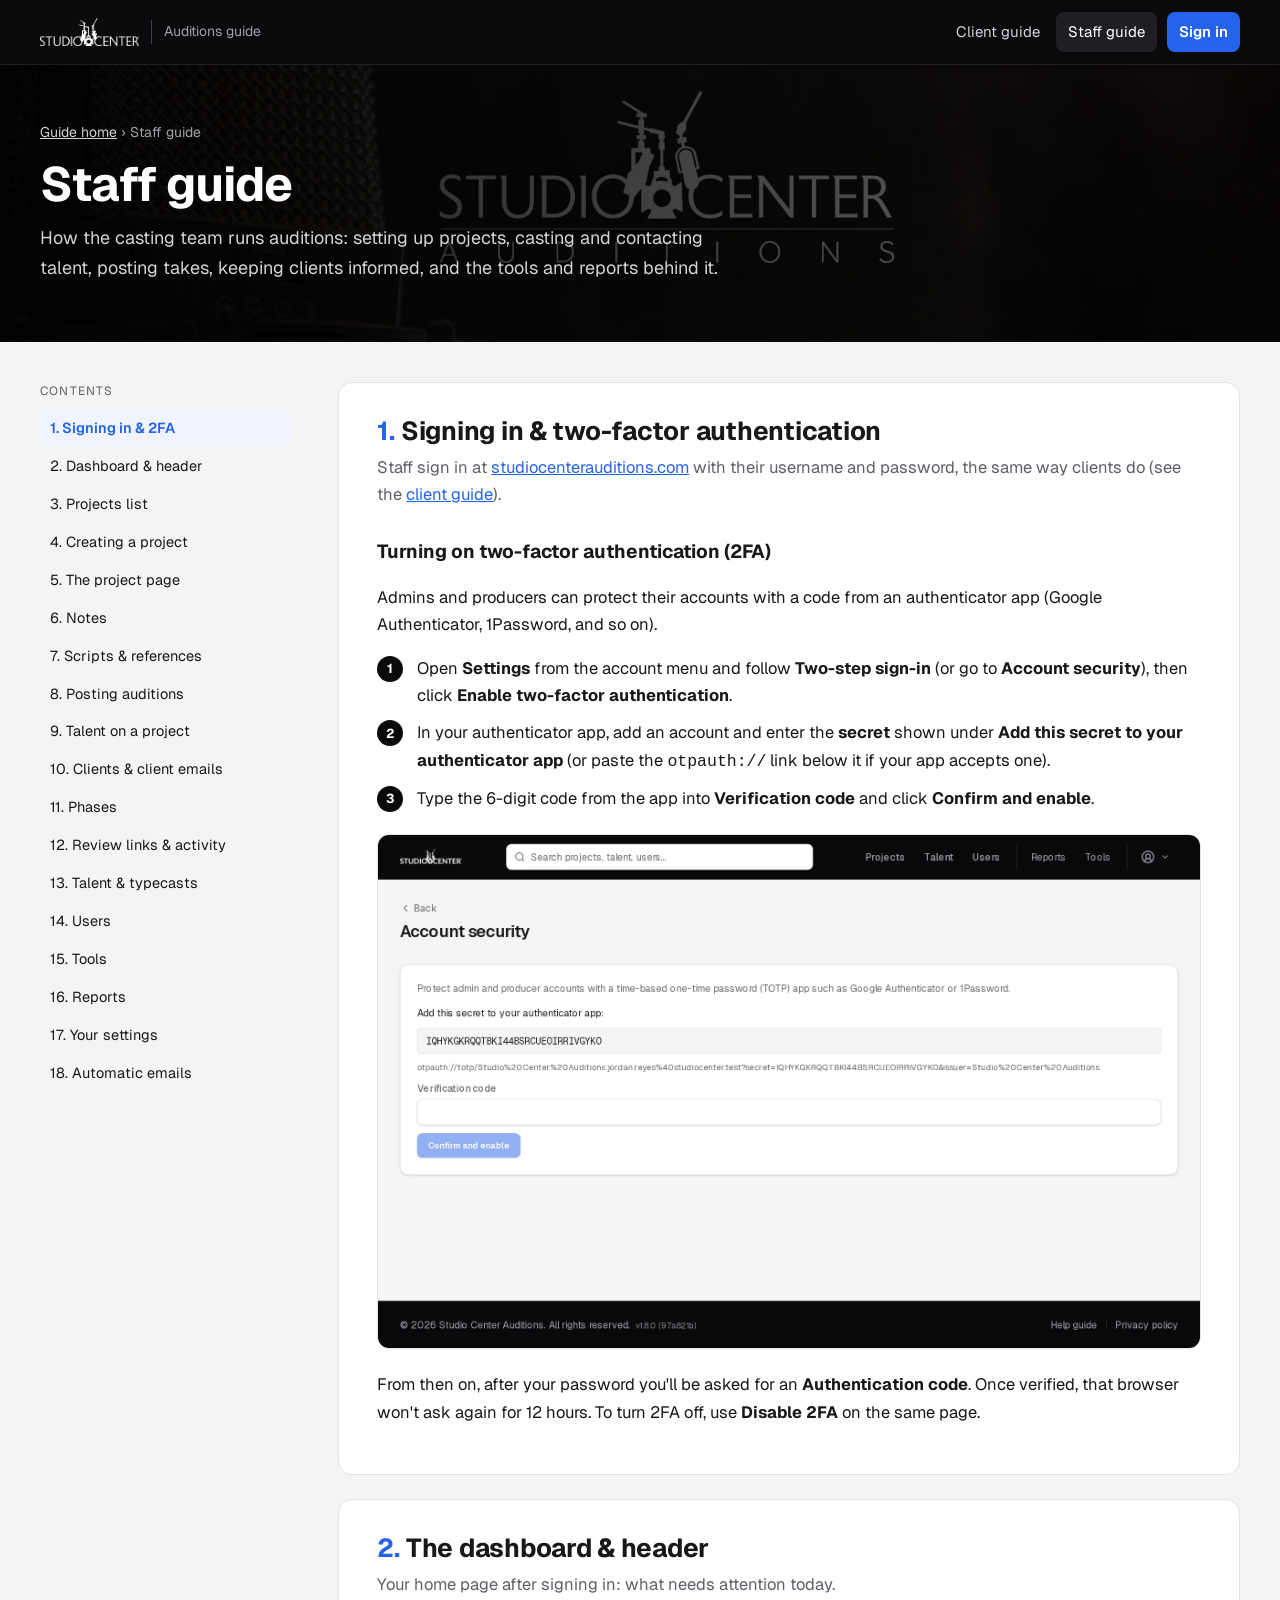
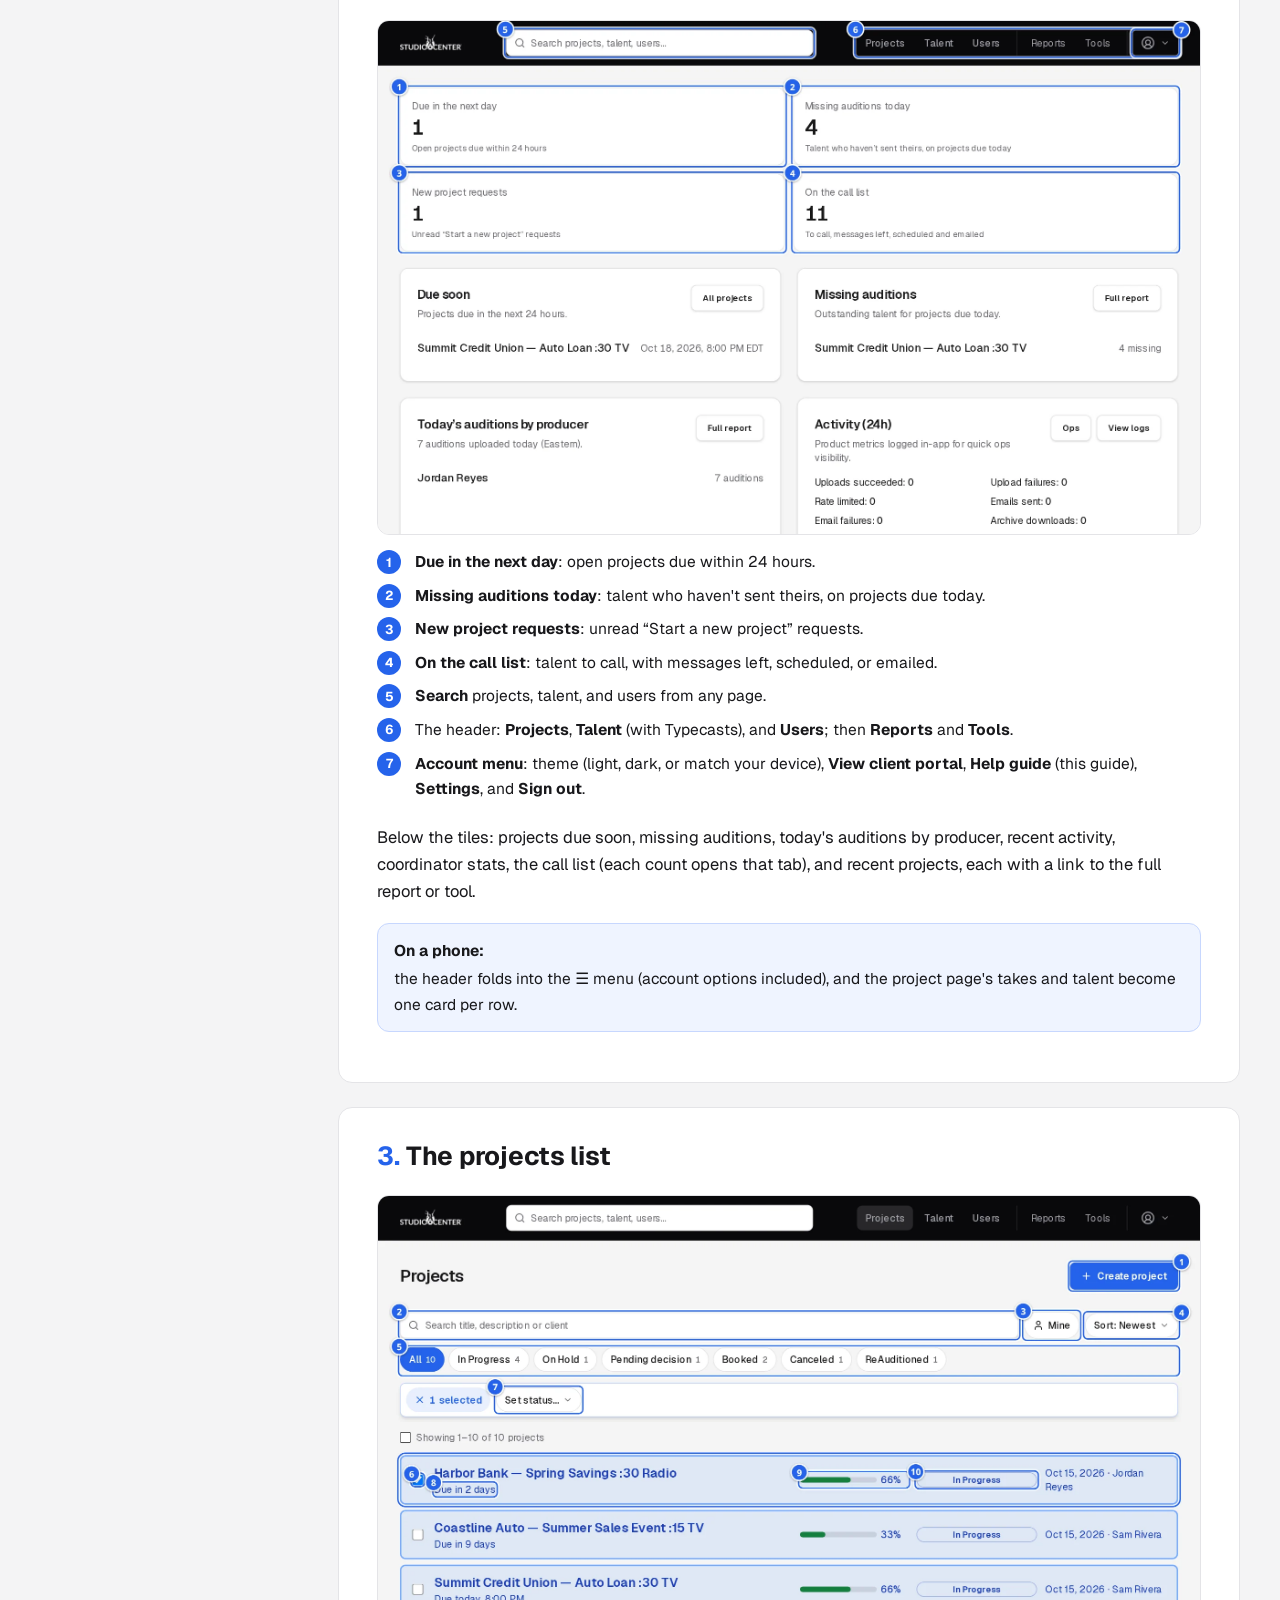
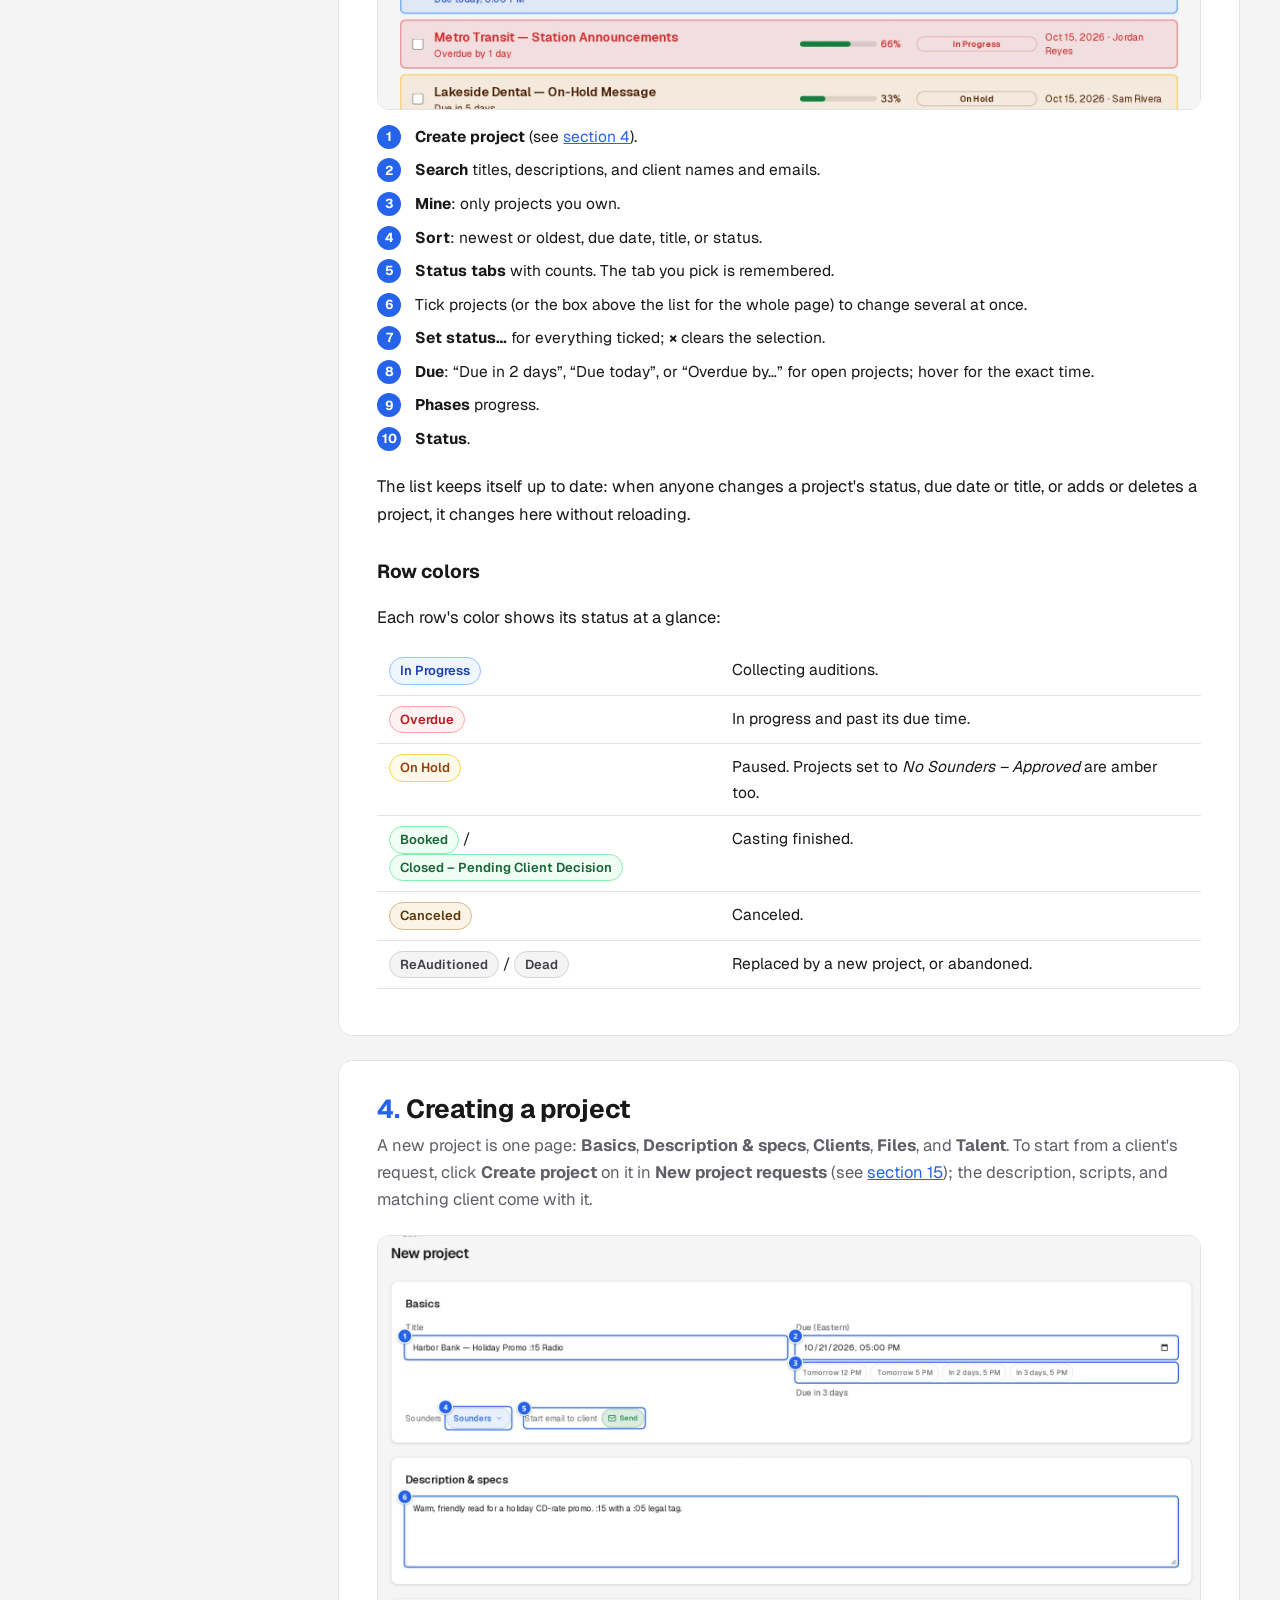
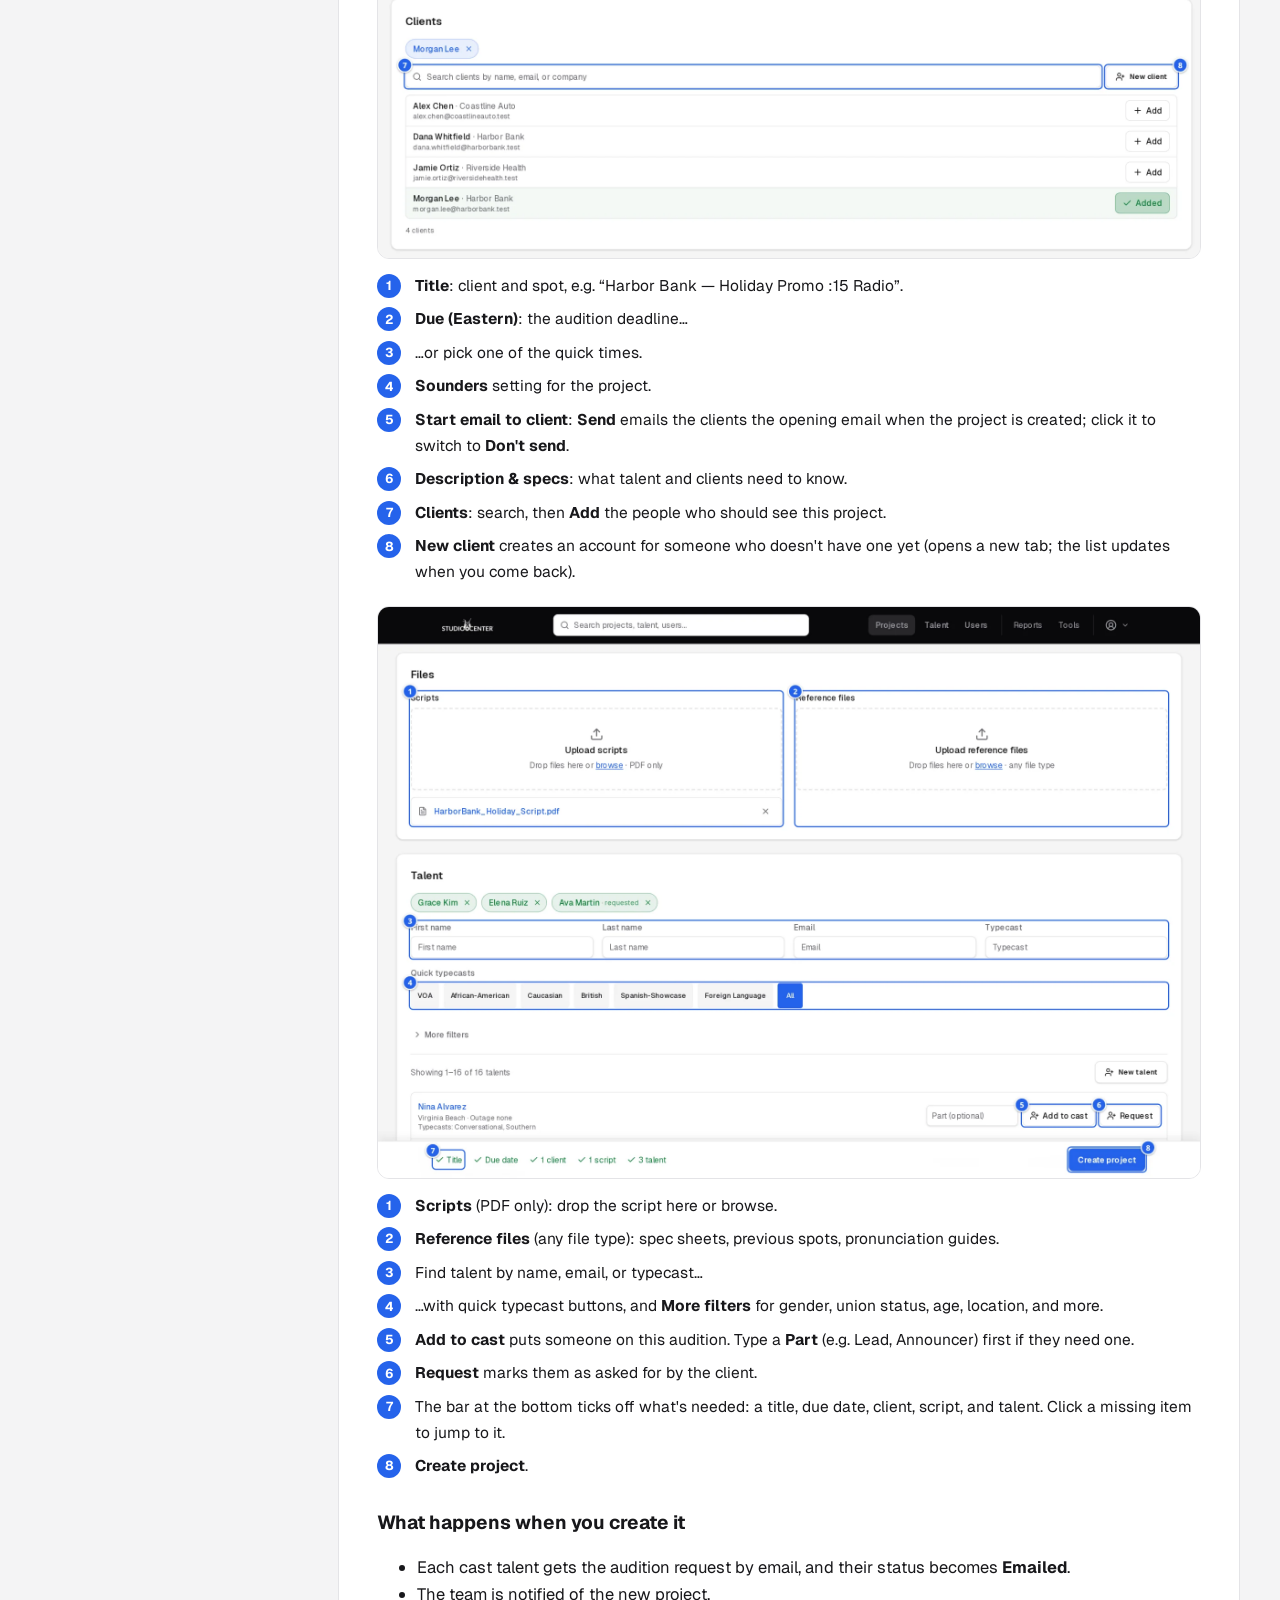
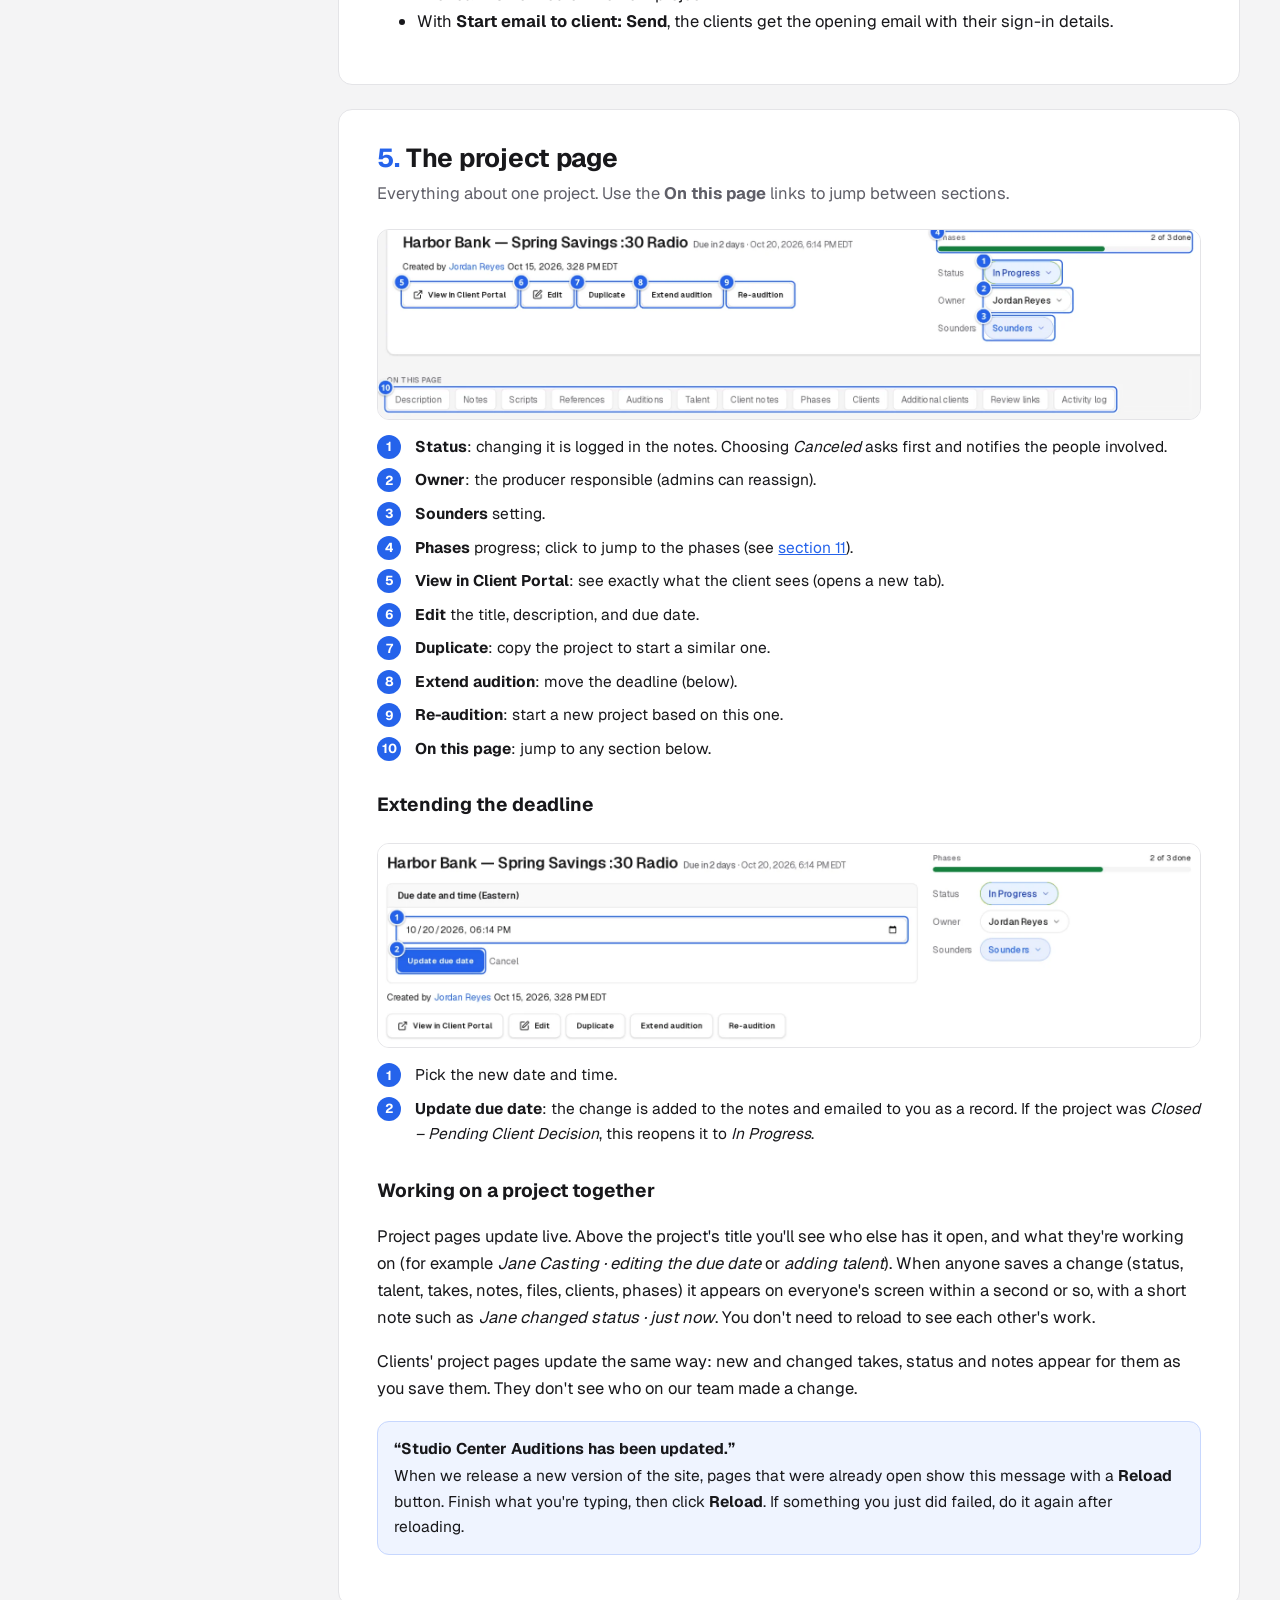
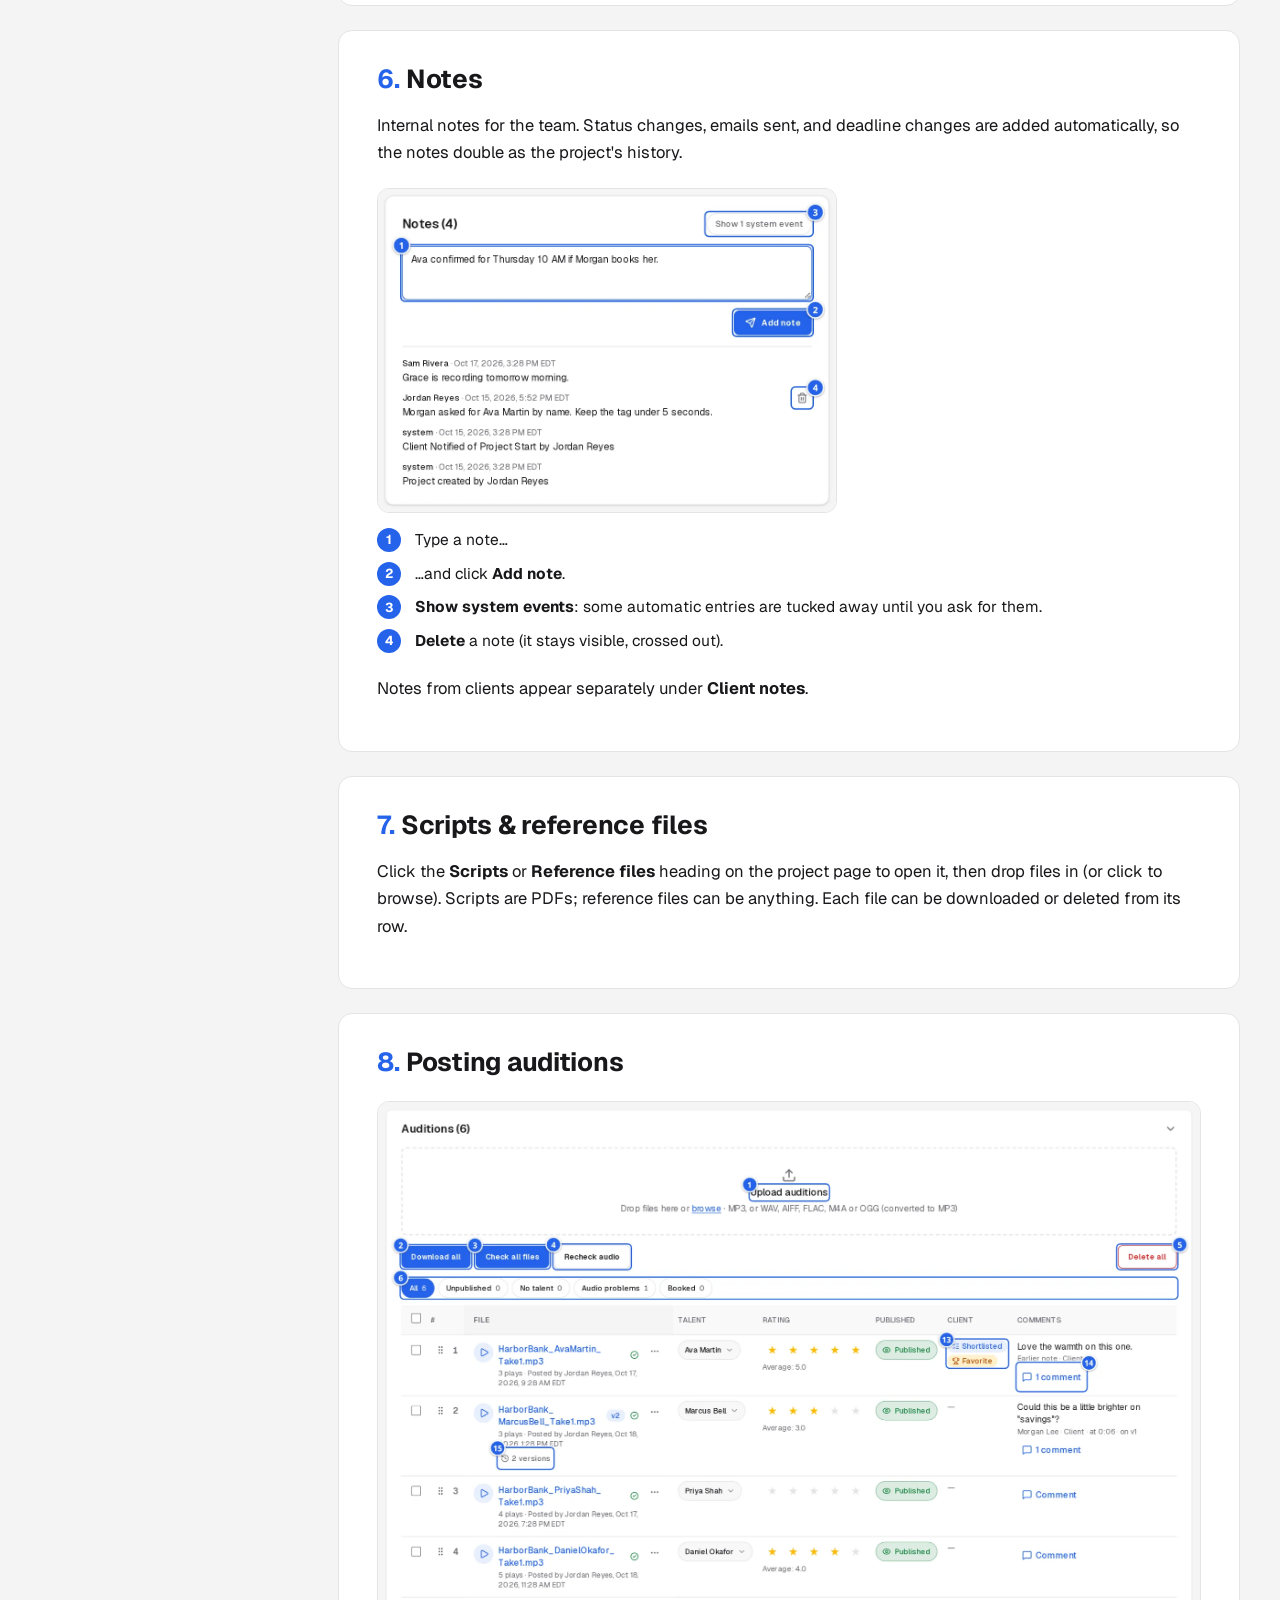
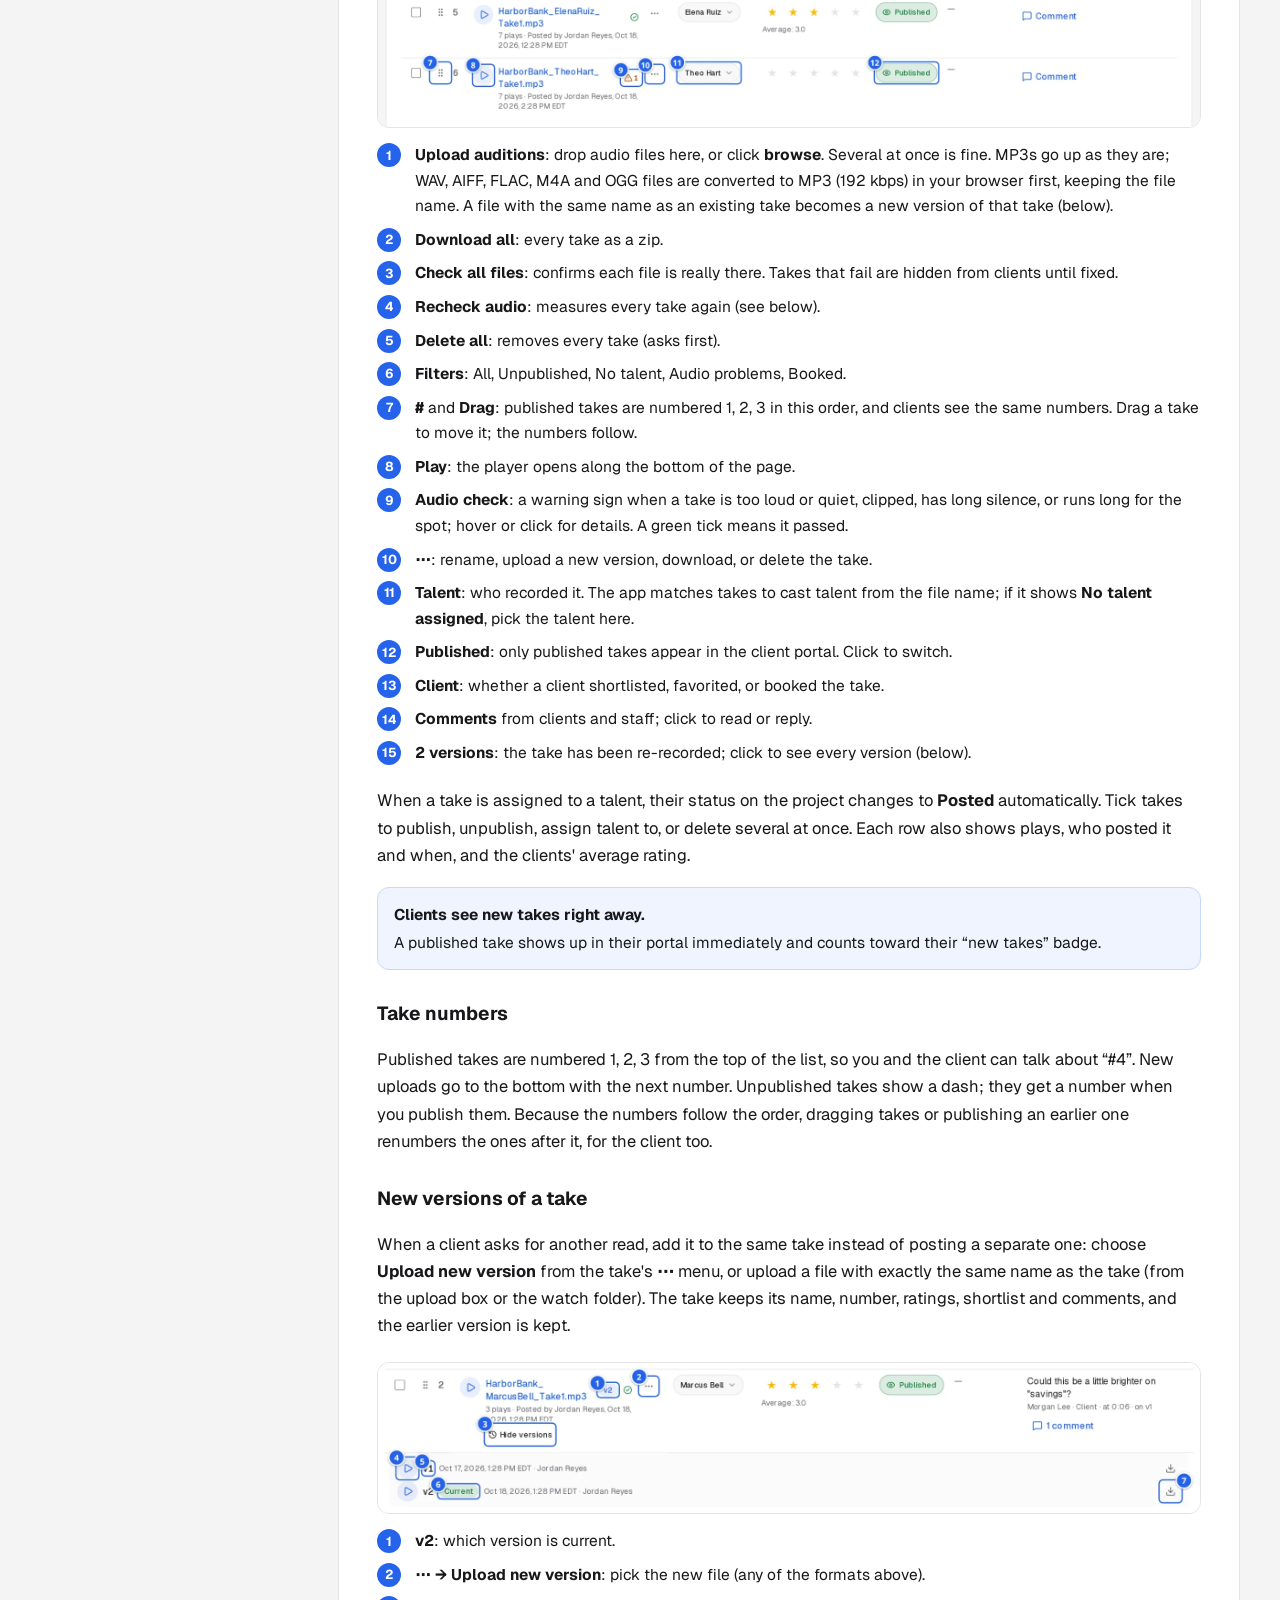
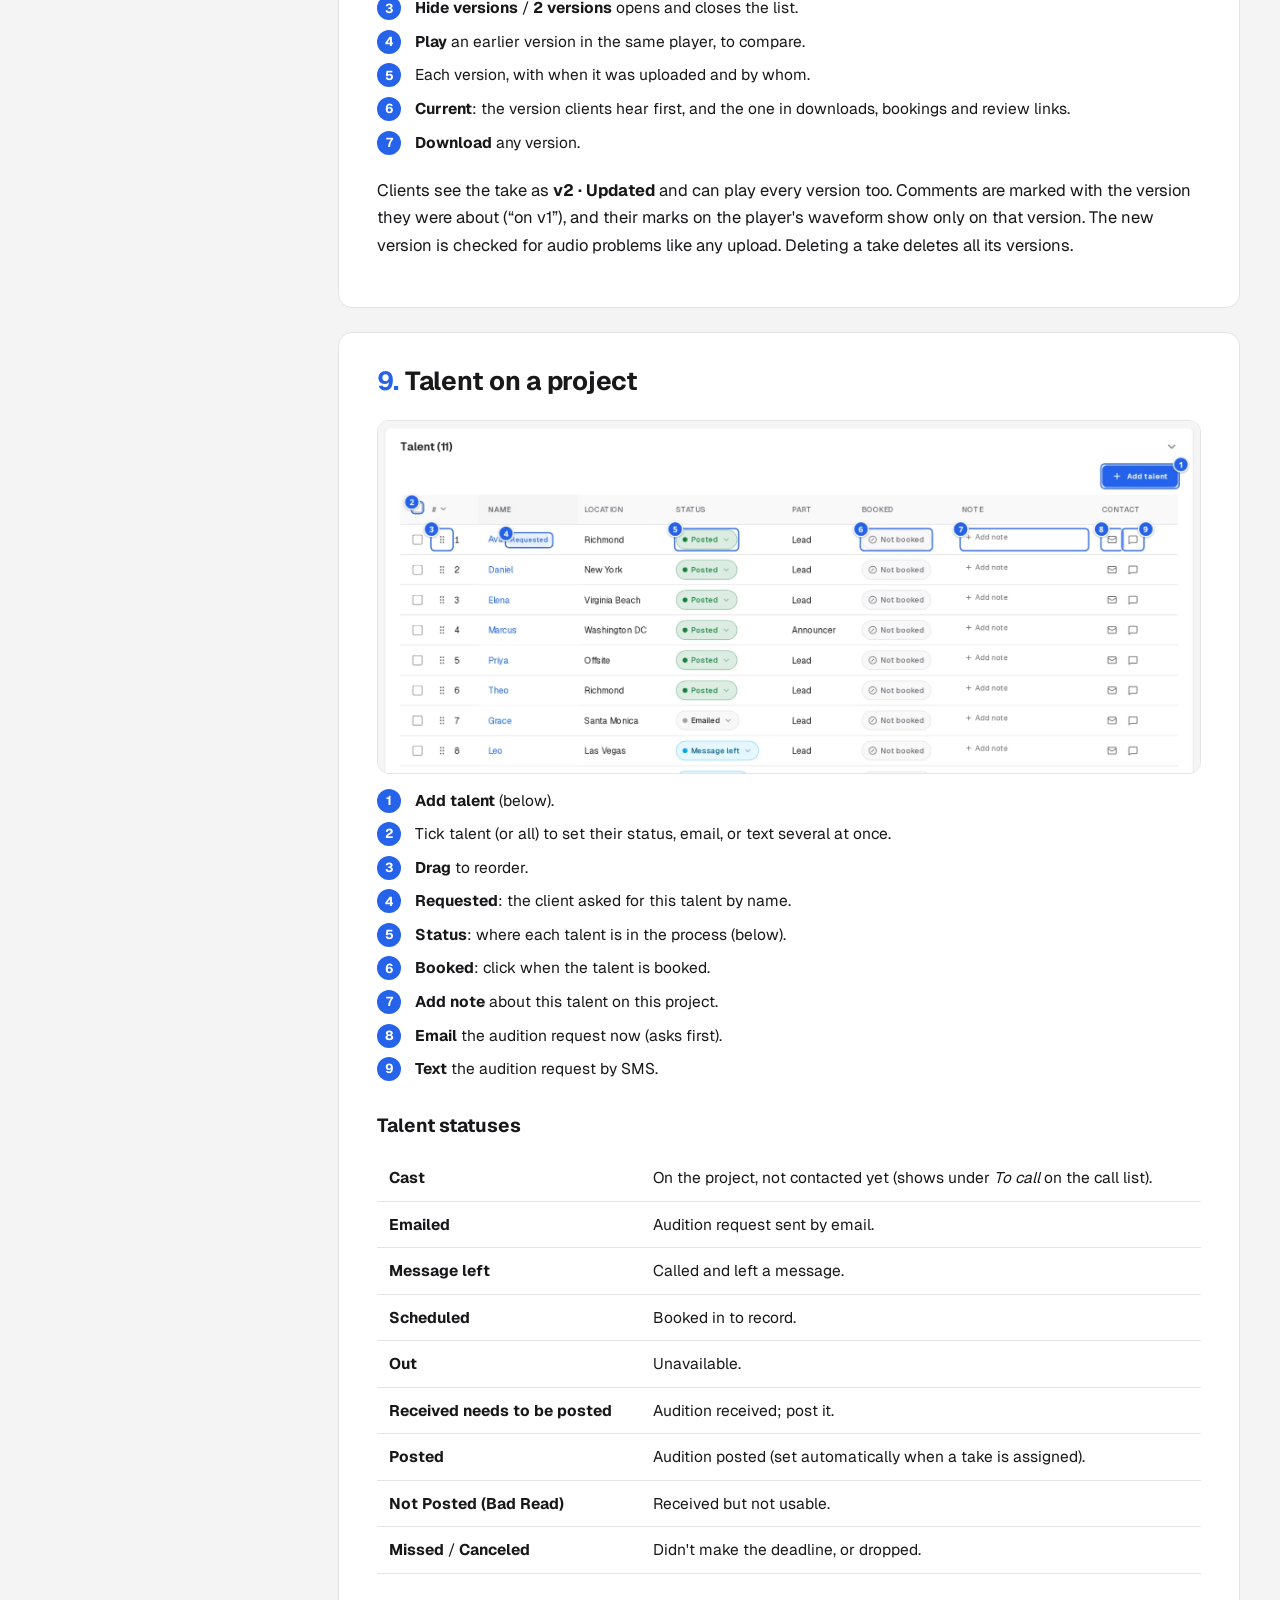
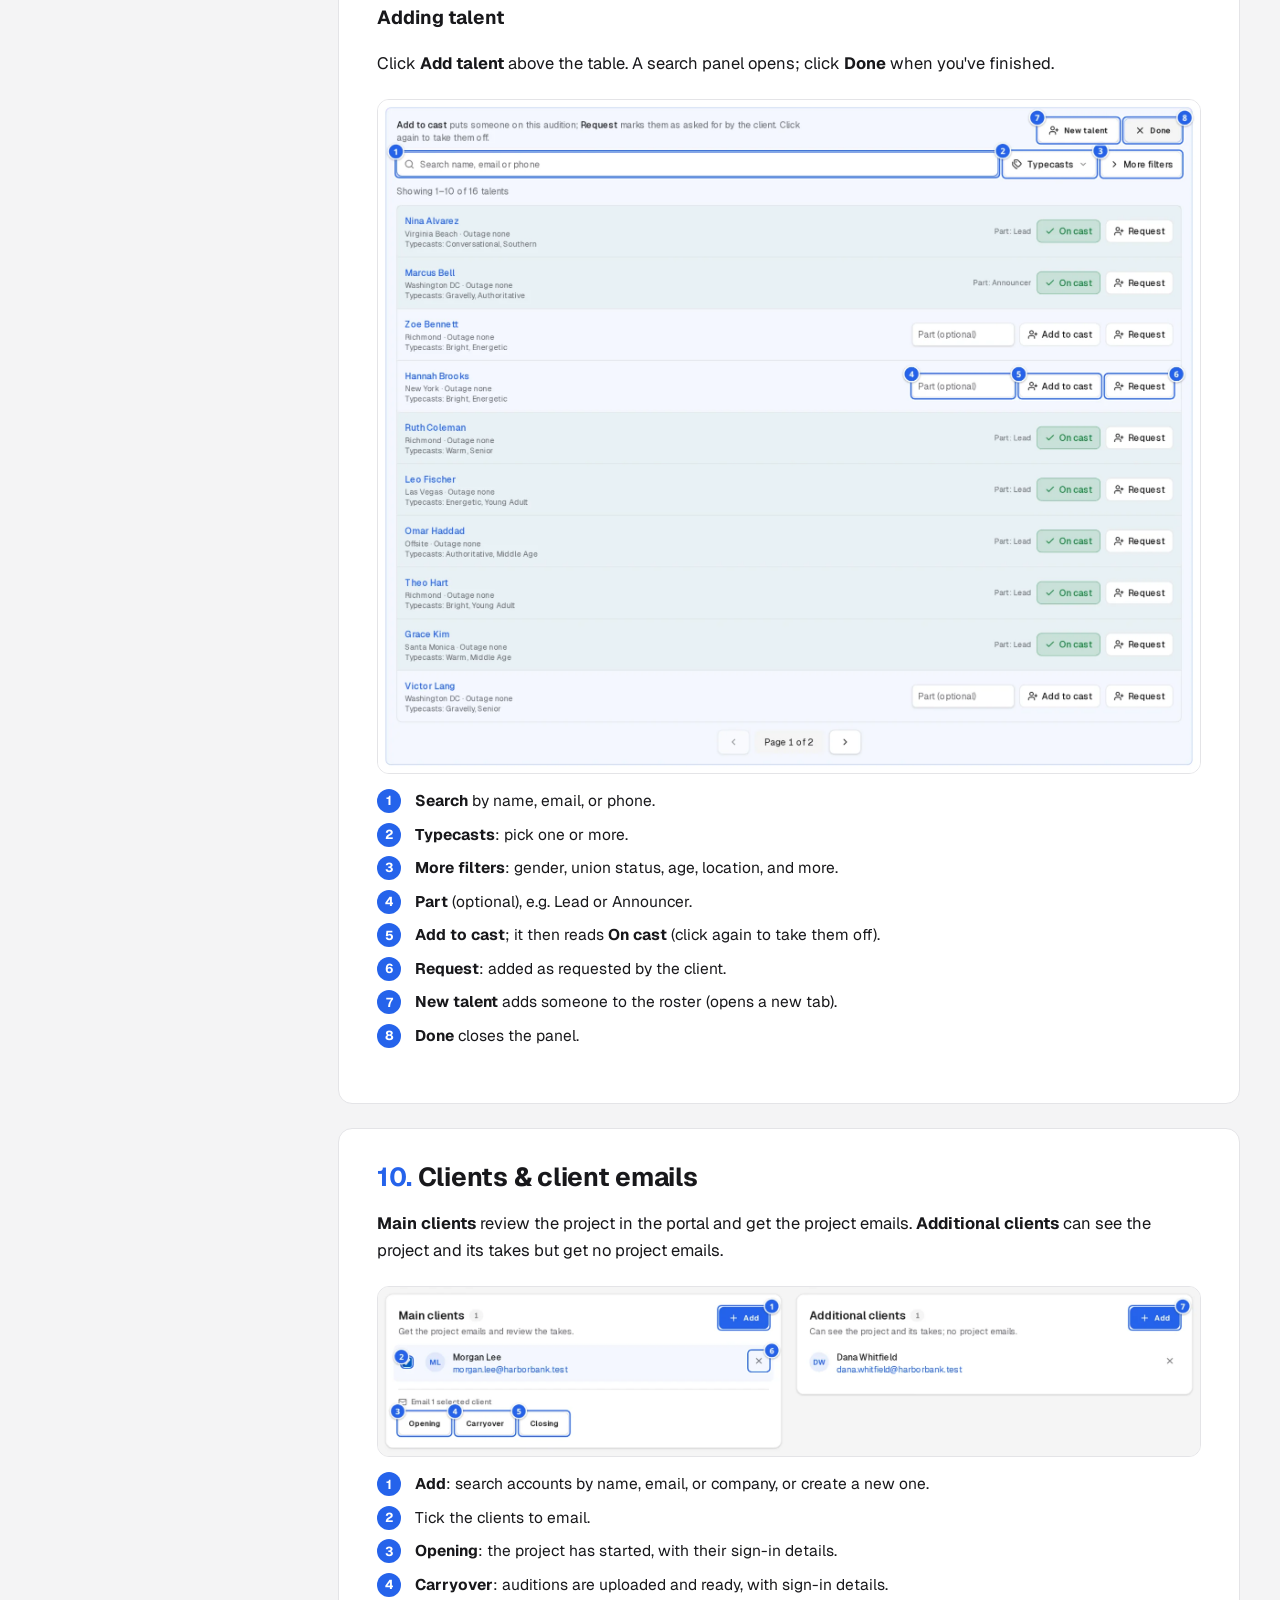
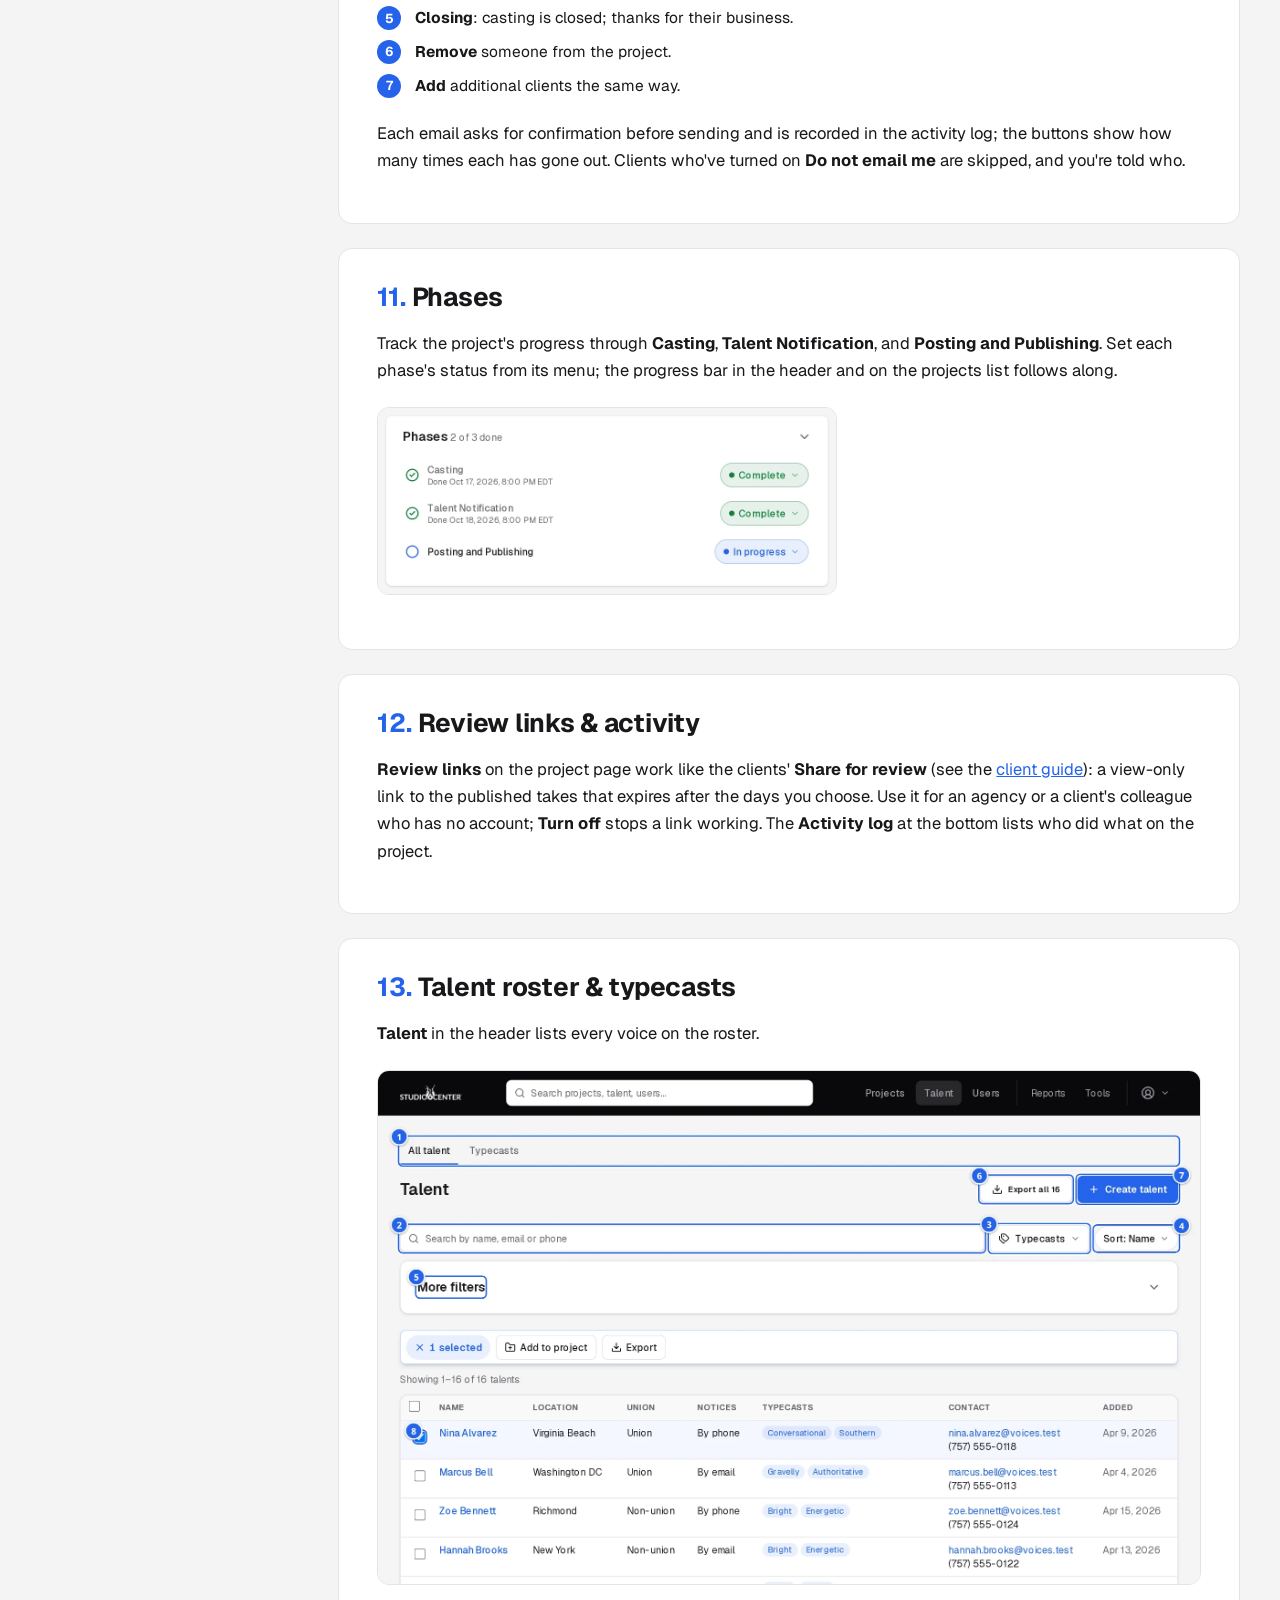
<file: staff-guide.html>
<!doctype html>
<html lang="en">
<head>
  <meta charset="utf-8">
  <meta name="viewport" content="width=device-width, initial-scale=1">
  <title>Staff guide · Studio Center Auditions</title>
  <meta name="description" content="How Studio Center's casting team runs auditions: projects, talent, uploads, client emails, tools, and reports.">
  <link rel="icon" href="assets/icon.png" type="image/png">
  <link rel="apple-touch-icon" href="assets/apple-icon.png">
  <link rel="preconnect" href="https://fonts.googleapis.com">
  <link rel="preconnect" href="https://fonts.gstatic.com" crossorigin>
  <link href="https://fonts.googleapis.com/css2?family=Geist:wght@400;500;600;700&display=swap" rel="stylesheet">
  <link rel="stylesheet" href="assets/site.css?v=202610181530">
</head>
<body>
  <header class="top">
    <div class="wrap">
      <a class="brand" href="./"><img src="assets/sc-logo-white.png" alt="Studio Center" width="900" height="254"><span>Auditions guide</span></a>
      <nav>
        <a href="client-guide.html" class="hide-sm">Client guide</a>
        <a href="staff-guide.html" aria-current="page">Staff guide</a>
        <a class="signin" href="https://studiocenterauditions.com/auth/signin">Sign in</a>
      </nav>
    </div>
  </header>

  <div class="band">
    <div class="wrap">
      <div class="crumb"><a href="./">Guide home</a> › Staff guide</div>
      <h1>Staff guide</h1>
      <p>How the casting team runs auditions: setting up projects, casting and contacting talent, posting takes, keeping clients informed, and the tools and reports behind it.</p>
    </div>
  </div>

  <main class="wrap guide">
    <nav class="toc" aria-label="Contents">
      <p>Contents</p>
      <ol>
        <li><a href="#sign-in">1. Signing in &amp; 2FA</a></li>
        <li><a href="#dashboard">2. Dashboard &amp; header</a></li>
        <li><a href="#projects">3. Projects list</a></li>
        <li><a href="#create">4. Creating a project</a></li>
        <li><a href="#project-page">5. The project page</a></li>
        <li><a href="#notes">6. Notes</a></li>
        <li><a href="#files">7. Scripts &amp; references</a></li>
        <li><a href="#auditions">8. Posting auditions</a></li>
        <li><a href="#talent">9. Talent on a project</a></li>
        <li><a href="#clients">10. Clients &amp; client emails</a></li>
        <li><a href="#phases">11. Phases</a></li>
        <li><a href="#review-links">12. Review links &amp; activity</a></li>
        <li><a href="#roster">13. Talent &amp; typecasts</a></li>
        <li><a href="#users">14. Users</a></li>
        <li><a href="#tools">15. Tools</a></li>
        <li><a href="#reports">16. Reports</a></li>
        <li><a href="#settings">17. Your settings</a></li>
        <li><a href="#automatic">18. Automatic emails</a></li>
      </ol>
    </nav>

    <article>
      <section id="sign-in">
        <h2><span class="num">1.</span>Signing in &amp; two-factor authentication</h2>
        <p class="lead">Staff sign in at <a href="https://studiocenterauditions.com/auth/signin">studiocenterauditions.com</a> with their username and password, the same way clients do (see the <a href="client-guide.html#sign-in">client guide</a>).</p>
        <h3>Turning on two-factor authentication (2FA)</h3>
        <p>Admins and producers can protect their accounts with a code from an authenticator app (Google Authenticator, 1Password, and so on).</p>
        <ol class="steps">
          <li>Open <b>Settings</b> from the account menu and follow <b>Two-step sign-in</b> (or go to <b>Account security</b>), then click <b>Enable two-factor authentication</b>.</li>
          <li>In your authenticator app, add an account and enter the <b>secret</b> shown under <b>Add this secret to your authenticator app</b> (or paste the <code>otpauth://</code> link below it if your app accepts one).</li>
          <li>Type the 6-digit code from the app into <b>Verification code</b> and click <b>Confirm and enable</b>.</li>
        </ol>
        <figure>
          <div class="frame"><img src="assets/guide/s-security.webp?v=202610181530" alt="The Account security page" width="1800" height="1125" loading="lazy"></div>
        </figure>
        <p>From then on, after your password you'll be asked for an <b>Authentication code</b>. Once verified, that browser won't ask again for 12 hours. To turn 2FA off, use <b>Disable 2FA</b> on the same page.</p>
      </section>

      <section id="dashboard">
        <h2><span class="num">2.</span>The dashboard &amp; header</h2>
        <p class="lead">Your home page after signing in: what needs attention today.</p>
        <figure>
          <div class="frame"><img src="assets/guide/s-dashboard.webp?v=202610181530" alt="The staff dashboard" width="1800" height="1125" loading="lazy"></div>
          <ul class="legend">
            <li><b class="n">1</b><span><b>Due in the next day</b>: open projects due within 24 hours.</span></li>
            <li><b class="n">2</b><span><b>Missing auditions today</b>: talent who haven't sent theirs, on projects due today.</span></li>
            <li><b class="n">3</b><span><b>New project requests</b>: unread “Start a new project” requests.</span></li>
            <li><b class="n">4</b><span><b>On the call list</b>: talent to call, with messages left, scheduled, or emailed.</span></li>
            <li><b class="n">5</b><span><b>Search</b> projects, talent, and users from any page.</span></li>
            <li><b class="n">6</b><span>The header: <b>Projects</b>, <b>Talent</b> (with Typecasts), and <b>Users</b>; then <b>Reports</b> and <b>Tools</b>.</span></li>
            <li><b class="n">7</b><span><b>Account menu</b>: theme (light, dark, or match your device), <b>View client portal</b>, <b>Help guide</b> (this guide), <b>Settings</b>, and <b>Sign out</b>.</span></li>
          </ul>
        </figure>
        <p>Below the tiles: projects due soon, missing auditions, today's auditions by producer, recent activity, coordinator stats, the call list (each count opens that tab), and recent projects, each with a link to the full report or tool.</p>
        <div class="tip"><strong>On a phone:</strong> the header folds into the <b>☰</b> menu (account options included), and the project page's takes and talent become one card per row.</div>
      </section>

      <section id="projects">
        <h2><span class="num">3.</span>The projects list</h2>
        <figure>
          <div class="frame"><img src="assets/guide/s-projects.webp?v=202610181530" alt="The projects list" width="1800" height="1125" loading="lazy"></div>
          <ul class="legend">
            <li><b class="n">1</b><span><b>Create project</b> (see <a href="#create">section 4</a>).</span></li>
            <li><b class="n">2</b><span><b>Search</b> titles, descriptions, and client names and emails.</span></li>
            <li><b class="n">3</b><span><b>Mine</b>: only projects you own.</span></li>
            <li><b class="n">4</b><span><b>Sort</b>: newest or oldest, due date, title, or status.</span></li>
            <li><b class="n">5</b><span><b>Status tabs</b> with counts. The tab you pick is remembered.</span></li>
            <li><b class="n">6</b><span>Tick projects (or the box above the list for the whole page) to change several at once.</span></li>
            <li><b class="n">7</b><span><b>Set status…</b> for everything ticked; <b>×</b> clears the selection.</span></li>
            <li><b class="n">8</b><span><b>Due</b>: “Due in 2 days”, “Due today”, or “Overdue by…” for open projects; hover for the exact time.</span></li>
            <li><b class="n">9</b><span><b>Phases</b> progress.</span></li>
            <li><b class="n">10</b><span><b>Status</b>.</span></li>
          </ul>
        </figure>
        <p>The list keeps itself up to date: when anyone changes a project's status, due date or title, or adds or deletes a project, it changes here without reloading.</p>
        <h3>Row colors</h3>
        <p>Each row's color shows its status at a glance:</p>
        <table class="simple">
          <tbody>
            <tr><td><span class="chip blue">In Progress</span></td><td>Collecting auditions.</td></tr>
            <tr><td><span class="chip red">Overdue</span></td><td>In progress and past its due time.</td></tr>
            <tr><td><span class="chip amber">On Hold</span></td><td>Paused. Projects set to <i>No Sounders – Approved</i> are amber too.</td></tr>
            <tr><td><span class="chip green">Booked</span> / <span class="chip green">Closed – Pending Client Decision</span></td><td>Casting finished.</td></tr>
            <tr><td><span class="chip brown">Canceled</span></td><td>Canceled.</td></tr>
            <tr><td><span class="chip grey">ReAuditioned</span> / <span class="chip grey">Dead</span></td><td>Replaced by a new project, or abandoned.</td></tr>
          </tbody>
        </table>
      </section>

      <section id="create">
        <h2><span class="num">4.</span>Creating a project</h2>
        <p class="lead">A new project is one page: <b>Basics</b>, <b>Description &amp; specs</b>, <b>Clients</b>, <b>Files</b>, and <b>Talent</b>. To start from a client's request, click <b>Create project</b> on it in <b>New project requests</b> (see <a href="#tools">section 15</a>); the description, scripts, and matching client come with it.</p>
        <figure>
          <div class="frame"><img src="assets/guide/s-create-1.webp?v=202610181530" alt="New project: basics, description and clients" width="1800" height="1362" loading="lazy"></div>
          <ul class="legend">
            <li><b class="n">1</b><span><b>Title</b>: client and spot, e.g. “Harbor Bank — Holiday Promo :15 Radio”.</span></li>
            <li><b class="n">2</b><span><b>Due (Eastern)</b>: the audition deadline…</span></li>
            <li><b class="n">3</b><span>…or pick one of the quick times.</span></li>
            <li><b class="n">4</b><span><b>Sounders</b> setting for the project.</span></li>
            <li><b class="n">5</b><span><b>Start email to client</b>: <b>Send</b> emails the clients the opening email when the project is created; click it to switch to <b>Don't send</b>.</span></li>
            <li><b class="n">6</b><span><b>Description &amp; specs</b>: what talent and clients need to know.</span></li>
            <li><b class="n">7</b><span><b>Clients</b>: search, then <b>Add</b> the people who should see this project.</span></li>
            <li><b class="n">8</b><span><b>New client</b> creates an account for someone who doesn't have one yet (opens a new tab; the list updates when you come back).</span></li>
          </ul>
        </figure>
        <figure>
          <div class="frame"><img src="assets/guide/s-create-2.webp?v=202610181530" alt="New project: files, talent and the bar at the bottom" width="1800" height="1250" loading="lazy"></div>
          <ul class="legend">
            <li><b class="n">1</b><span><b>Scripts</b> (PDF only): drop the script here or browse.</span></li>
            <li><b class="n">2</b><span><b>Reference files</b> (any file type): spec sheets, previous spots, pronunciation guides.</span></li>
            <li><b class="n">3</b><span>Find talent by name, email, or typecast…</span></li>
            <li><b class="n">4</b><span>…with quick typecast buttons, and <b>More filters</b> for gender, union status, age, location, and more.</span></li>
            <li><b class="n">5</b><span><b>Add to cast</b> puts someone on this audition. Type a <b>Part</b> (e.g. Lead, Announcer) first if they need one.</span></li>
            <li><b class="n">6</b><span><b>Request</b> marks them as asked for by the client.</span></li>
            <li><b class="n">7</b><span>The bar at the bottom ticks off what's needed: a title, due date, client, script, and talent. Click a missing item to jump to it.</span></li>
            <li><b class="n">8</b><span><b>Create project</b>.</span></li>
          </ul>
        </figure>
        <h3>What happens when you create it</h3>
        <ul>
          <li>Each cast talent gets the audition request by email, and their status becomes <b>Emailed</b>.</li>
          <li>The team is notified of the new project.</li>
          <li>With <b>Start email to client: Send</b>, the clients get the opening email with their sign-in details.</li>
        </ul>
      </section>

      <section id="project-page">
        <h2><span class="num">5.</span>The project page</h2>
        <p class="lead">Everything about one project. Use the <b>On this page</b> links to jump between sections.</p>
        <figure>
          <div class="frame"><img src="assets/guide/s-header.webp?v=202610181530" alt="The project header" width="1800" height="413" loading="lazy"></div>
          <ul class="legend">
            <li><b class="n">1</b><span><b>Status</b>: changing it is logged in the notes. Choosing <i>Canceled</i> asks first and notifies the people involved.</span></li>
            <li><b class="n">2</b><span><b>Owner</b>: the producer responsible (admins can reassign).</span></li>
            <li><b class="n">3</b><span><b>Sounders</b> setting.</span></li>
            <li><b class="n">4</b><span><b>Phases</b> progress; click to jump to the phases (see <a href="#phases">section 11</a>).</span></li>
            <li><b class="n">5</b><span><b>View in Client Portal</b>: see exactly what the client sees (opens a new tab).</span></li>
            <li><b class="n">6</b><span><b>Edit</b> the title, description, and due date.</span></li>
            <li><b class="n">7</b><span><b>Duplicate</b>: copy the project to start a similar one.</span></li>
            <li><b class="n">8</b><span><b>Extend audition</b>: move the deadline (below).</span></li>
            <li><b class="n">9</b><span><b>Re-audition</b>: start a new project based on this one.</span></li>
            <li><b class="n">10</b><span><b>On this page</b>: jump to any section below.</span></li>
          </ul>
        </figure>
        <h3>Extending the deadline</h3>
        <figure>
          <div class="frame"><img src="assets/guide/s-extend.webp?v=202610181530" alt="Extending the audition deadline" width="1800" height="446" loading="lazy"></div>
          <ul class="legend">
            <li><b class="n">1</b><span>Pick the new date and time.</span></li>
            <li><b class="n">2</b><span><b>Update due date</b>: the change is added to the notes and emailed to you as a record. If the project was <i>Closed – Pending Client Decision</i>, this reopens it to <i>In Progress</i>.</span></li>
          </ul>
        </figure>
        <h3>Working on a project together</h3>
        <p>Project pages update live. Above the project's title you'll see who else has it open, and what they're working on (for example <i>Jane Casting · editing the due date</i> or <i>adding talent</i>). When anyone saves a change (status, talent, takes, notes, files, clients, phases) it appears on everyone's screen within a second or so, with a short note such as <i>Jane changed status · just now</i>. You don't need to reload to see each other's work.</p>
        <p>Clients' project pages update the same way: new and changed takes, status and notes appear for them as you save them. They don't see who on our team made a change.</p>
        <div class="tip"><strong>“Studio Center Auditions has been updated.”</strong> When we release a new version of the site, pages that were already open show this message with a <b>Reload</b> button. Finish what you're typing, then click <b>Reload</b>. If something you just did failed, do it again after reloading.</div>
      </section>

      <section id="notes">
        <h2><span class="num">6.</span>Notes</h2>
        <p>Internal notes for the team. Status changes, emails sent, and deadline changes are added automatically, so the notes double as the project's history.</p>
        <figure class="narrow">
          <div class="frame"><img src="assets/guide/s-notes.webp?v=202610181530" alt="The Notes panel" width="996" height="702" loading="lazy"></div>
          <ul class="legend">
            <li><b class="n">1</b><span>Type a note…</span></li>
            <li><b class="n">2</b><span>…and click <b>Add note</b>.</span></li>
            <li><b class="n">3</b><span><b>Show system events</b>: some automatic entries are tucked away until you ask for them.</span></li>
            <li><b class="n">4</b><span><b>Delete</b> a note (it stays visible, crossed out).</span></li>
          </ul>
        </figure>
        <p>Notes from clients appear separately under <b>Client notes</b>.</p>
      </section>

      <section id="files">
        <h2><span class="num">7.</span>Scripts &amp; reference files</h2>
        <p>Click the <b>Scripts</b> or <b>Reference files</b> heading on the project page to open it, then drop files in (or click to browse). Scripts are PDFs; reference files can be anything. Each file can be downloaded or deleted from its row.</p>
      </section>

      <section id="auditions">
        <h2><span class="num">8.</span>Posting auditions</h2>
        <figure>
          <div class="frame"><img src="assets/guide/s-auditions.webp?v=202610181530" alt="The Auditions section" width="1800" height="1371" loading="lazy"></div>
          <ul class="legend">
            <li><b class="n">1</b><span><b>Upload auditions</b>: drop audio files here, or click <b>browse</b>. Several at once is fine. MP3s go up as they are; WAV, AIFF, FLAC, M4A and OGG files are converted to MP3 (192 kbps) in your browser first, keeping the file name. A file with the same name as an existing take becomes a new version of that take (below).</span></li>
            <li><b class="n">2</b><span><b>Download all</b>: every take as a zip.</span></li>
            <li><b class="n">3</b><span><b>Check all files</b>: confirms each file is really there. Takes that fail are hidden from clients until fixed.</span></li>
            <li><b class="n">4</b><span><b>Recheck audio</b>: measures every take again (see below).</span></li>
            <li><b class="n">5</b><span><b>Delete all</b>: removes every take (asks first).</span></li>
            <li><b class="n">6</b><span><b>Filters</b>: All, Unpublished, No talent, Audio problems, Booked.</span></li>
            <li><b class="n">7</b><span><b>#</b> and <b>Drag</b>: published takes are numbered 1, 2, 3 in this order, and clients see the same numbers. Drag a take to move it; the numbers follow.</span></li>
            <li><b class="n">8</b><span><b>Play</b>: the player opens along the bottom of the page.</span></li>
            <li><b class="n">9</b><span><b>Audio check</b>: a warning sign when a take is too loud or quiet, clipped, has long silence, or runs long for the spot; hover or click for details. A green tick means it passed.</span></li>
            <li><b class="n">10</b><span><b>⋯</b>: rename, upload a new version, download, or delete the take.</span></li>
            <li><b class="n">11</b><span><b>Talent</b>: who recorded it. The app matches takes to cast talent from the file name; if it shows <b>No talent assigned</b>, pick the talent here.</span></li>
            <li><b class="n">12</b><span><b>Published</b>: only published takes appear in the client portal. Click to switch.</span></li>
            <li><b class="n">13</b><span><b>Client</b>: whether a client shortlisted, favorited, or booked the take.</span></li>
            <li><b class="n">14</b><span><b>Comments</b> from clients and staff; click to read or reply.</span></li>
            <li><b class="n">15</b><span><b>2 versions</b>: the take has been re-recorded; click to see every version (below).</span></li>
          </ul>
        </figure>
        <p>When a take is assigned to a talent, their status on the project changes to <b>Posted</b> automatically. Tick takes to publish, unpublish, assign talent to, or delete several at once. Each row also shows plays, who posted it and when, and the clients' average rating.</p>
        <div class="tip"><strong>Clients see new takes right away.</strong> A published take shows up in their portal immediately and counts toward their “new takes” badge.</div>
        <h3>Take numbers</h3>
        <p>Published takes are numbered 1, 2, 3 from the top of the list, so you and the client can talk about “#4”. New uploads go to the bottom with the next number. Unpublished takes show a dash; they get a number when you publish them. Because the numbers follow the order, dragging takes or publishing an earlier one renumbers the ones after it, for the client too.</p>
        <h3>New versions of a take</h3>
        <p>When a client asks for another read, add it to the same take instead of posting a separate one: choose <b>Upload new version</b> from the take's <b>⋯</b> menu, or upload a file with exactly the same name as the take (from the upload box or the watch folder). The take keeps its name, number, ratings, shortlist and comments, and the earlier version is kept.</p>
        <figure>
          <div class="frame"><img src="assets/guide/s-versions.webp?v=202610181530" alt="A take with its versions listed" width="1800" height="330" loading="lazy"></div>
          <ul class="legend">
            <li><b class="n">1</b><span><b>v2</b>: which version is current.</span></li>
            <li><b class="n">2</b><span><b>⋯ → Upload new version</b>: pick the new file (any of the formats above).</span></li>
            <li><b class="n">3</b><span><b>Hide versions</b> / <b>2 versions</b> opens and closes the list.</span></li>
            <li><b class="n">4</b><span><b>Play</b> an earlier version in the same player, to compare.</span></li>
            <li><b class="n">5</b><span>Each version, with when it was uploaded and by whom.</span></li>
            <li><b class="n">6</b><span><b>Current</b>: the version clients hear first, and the one in downloads, bookings and review links.</span></li>
            <li><b class="n">7</b><span><b>Download</b> any version.</span></li>
          </ul>
        </figure>
        <p>Clients see the take as <b>v2 · Updated</b> and can play every version too. Comments are marked with the version they were about (“on v1”), and their marks on the player's waveform show only on that version. The new version is checked for audio problems like any upload. Deleting a take deletes all its versions.</p>
      </section>

      <section id="talent">
        <h2><span class="num">9.</span>Talent on a project</h2>
        <figure>
          <div class="frame"><img src="assets/guide/s-talent.webp?v=202610181530" alt="The Talent section" width="1800" height="771" loading="lazy"></div>
          <ul class="legend">
            <li><b class="n">1</b><span><b>Add talent</b> (below).</span></li>
            <li><b class="n">2</b><span>Tick talent (or all) to set their status, email, or text several at once.</span></li>
            <li><b class="n">3</b><span><b>Drag</b> to reorder.</span></li>
            <li><b class="n">4</b><span><b>Requested</b>: the client asked for this talent by name.</span></li>
            <li><b class="n">5</b><span><b>Status</b>: where each talent is in the process (below).</span></li>
            <li><b class="n">6</b><span><b>Booked</b>: click when the talent is booked.</span></li>
            <li><b class="n">7</b><span><b>Add note</b> about this talent on this project.</span></li>
            <li><b class="n">8</b><span><b>Email</b> the audition request now (asks first).</span></li>
            <li><b class="n">9</b><span><b>Text</b> the audition request by SMS.</span></li>
          </ul>
        </figure>
        <h3>Talent statuses</h3>
        <table class="simple">
          <tbody>
            <tr><td><b>Cast</b></td><td>On the project, not contacted yet (shows under <i>To call</i> on the call list).</td></tr>
            <tr><td><b>Emailed</b></td><td>Audition request sent by email.</td></tr>
            <tr><td><b>Message left</b></td><td>Called and left a message.</td></tr>
            <tr><td><b>Scheduled</b></td><td>Booked in to record.</td></tr>
            <tr><td><b>Out</b></td><td>Unavailable.</td></tr>
            <tr><td><b>Received needs to be posted</b></td><td>Audition received; post it.</td></tr>
            <tr><td><b>Posted</b></td><td>Audition posted (set automatically when a take is assigned).</td></tr>
            <tr><td><b>Not Posted (Bad Read)</b></td><td>Received but not usable.</td></tr>
            <tr><td><b>Missed</b> / <b>Canceled</b></td><td>Didn't make the deadline, or dropped.</td></tr>
          </tbody>
        </table>
        <h3>Adding talent</h3>
        <p>Click <b>Add talent</b> above the table. A search panel opens; click <b>Done</b> when you've finished.</p>
        <figure>
          <div class="frame"><img src="assets/guide/s-add-talent.webp?v=202610181530" alt="Adding talent to a project" width="1800" height="1475" loading="lazy"></div>
          <ul class="legend">
            <li><b class="n">1</b><span><b>Search</b> by name, email, or phone.</span></li>
            <li><b class="n">2</b><span><b>Typecasts</b>: pick one or more.</span></li>
            <li><b class="n">3</b><span><b>More filters</b>: gender, union status, age, location, and more.</span></li>
            <li><b class="n">4</b><span><b>Part</b> (optional), e.g. Lead or Announcer.</span></li>
            <li><b class="n">5</b><span><b>Add to cast</b>; it then reads <b>On cast</b> (click again to take them off).</span></li>
            <li><b class="n">6</b><span><b>Request</b>: added as requested by the client.</span></li>
            <li><b class="n">7</b><span><b>New talent</b> adds someone to the roster (opens a new tab).</span></li>
            <li><b class="n">8</b><span><b>Done</b> closes the panel.</span></li>
          </ul>
        </figure>
      </section>

      <section id="clients">
        <h2><span class="num">10.</span>Clients &amp; client emails</h2>
        <p><b>Main clients</b> review the project in the portal and get the project emails. <b>Additional clients</b> can see the project and its takes but get no project emails.</p>
        <figure>
          <div class="frame"><img src="assets/guide/s-main-clients.webp?v=202610181530" alt="Main and additional clients" width="1800" height="371" loading="lazy"></div>
          <ul class="legend">
            <li><b class="n">1</b><span><b>Add</b>: search accounts by name, email, or company, or create a new one.</span></li>
            <li><b class="n">2</b><span>Tick the clients to email.</span></li>
            <li><b class="n">3</b><span><b>Opening</b>: the project has started, with their sign-in details.</span></li>
            <li><b class="n">4</b><span><b>Carryover</b>: auditions are uploaded and ready, with sign-in details.</span></li>
            <li><b class="n">5</b><span><b>Closing</b>: casting is closed; thanks for their business.</span></li>
            <li><b class="n">6</b><span><b>Remove</b> someone from the project.</span></li>
            <li><b class="n">7</b><span><b>Add</b> additional clients the same way.</span></li>
          </ul>
        </figure>
        <p>Each email asks for confirmation before sending and is recorded in the activity log; the buttons show how many times each has gone out. Clients who've turned on <b>Do not email me</b> are skipped, and you're told who.</p>
      </section>

      <section id="phases">
        <h2><span class="num">11.</span>Phases</h2>
        <p>Track the project's progress through <b>Casting</b>, <b>Talent Notification</b>, and <b>Posting and Publishing</b>. Set each phase's status from its menu; the progress bar in the header and on the projects list follows along.</p>
        <figure class="narrow">
          <div class="frame"><img src="assets/guide/s-phases.webp?v=202610181530" alt="The Phases panel" width="1002" height="408" loading="lazy"></div>
        </figure>
      </section>

      <section id="review-links">
        <h2><span class="num">12.</span>Review links &amp; activity</h2>
        <p><b>Review links</b> on the project page work like the clients' <b>Share for review</b> (see the <a href="client-guide.html#sharing">client guide</a>): a view-only link to the published takes that expires after the days you choose. Use it for an agency or a client's colleague who has no account; <b>Turn off</b> stops a link working. The <b>Activity log</b> at the bottom lists who did what on the project.</p>
      </section>

      <section id="roster">
        <h2><span class="num">13.</span>Talent roster &amp; typecasts</h2>
        <p><b>Talent</b> in the header lists every voice on the roster.</p>
        <figure>
          <div class="frame"><img src="assets/guide/s-talents.webp?v=202610181530" alt="The talent roster" width="1800" height="1125" loading="lazy"></div>
          <ul class="legend">
            <li><b class="n">1</b><span><b>All talent</b> and <b>Typecasts</b> tabs.</span></li>
            <li><b class="n">2</b><span><b>Search</b> names, emails, and phone numbers (however the number is typed).</span></li>
            <li><b class="n">3</b><span><b>Typecasts</b>: pick one or more.</span></li>
            <li><b class="n">4</b><span><b>Sort</b> by name or recently added.</span></li>
            <li><b class="n">5</b><span><b>More filters</b>: gender, union status, age, location, exclusivity, and more. Saved searches show as chips.</span></li>
            <li><b class="n">6</b><span><b>Export all</b> matching talent as a CSV (or just the ticked ones).</span></li>
            <li><b class="n">7</b><span><b>Create talent</b>.</span></li>
            <li><b class="n">8</b><span>Tick talent to <b>Add to project</b> or <b>Export</b> them.</span></li>
          </ul>
        </figure>
        <p>Open a talent to see their details, projects (with each project's status and due date), and contact log; <b>Edit</b> uses the same form as Create talent.</p>
        <p><b>Typecasts</b> are the tags used to describe voices (e.g. Warm, Conversational, British). Each one shows how many talent have it. Rename it and the talent are updated too; drag to change the order; add several at once by typing them separated by commas.</p>
      </section>

      <section id="users">
        <h2><span class="num">14.</span>Users</h2>
        <p><b>Users</b> in the header lists every account, with <b>All</b>, <b>Clients</b>, and <b>Staff</b> tabs and one search over names, emails, companies, usernames, and phones. Click a name to open the user's profile, which lists a client's projects.</p>
      </section>

      <section id="tools">
        <h2><span class="num">15.</span>Tools</h2>
        <p><b>Tools</b> in the header opens the tools, grouped by what they're for:</p>
        <figure>
          <div class="frame"><img src="assets/guide/s-tools.webp?v=202610181530" alt="The Tools page" width="1800" height="1125" loading="lazy"></div>
        </figure>
        <table class="simple">
          <tbody>
            <tr><td><b>Call list</b></td><td>Talent cast on open projects, in tabs: <i>To call</i>, <i>Messages left</i>, <i>Scheduled</i>, and <i>Emailed</i>. Search, sort, change a status in one click, add notes, and tap a number to call.</td></tr>
            <tr><td><b>Email or text talent</b></td><td>Pick who gets it, write the message, then review and send. <b>Send a test to me</b> first if you like.</td></tr>
            <tr><td><b>New project requests</b></td><td>Clients' “Start a new project” requests, with an unread count. <b>Create project</b> turns one into a project.</td></tr>
            <tr><td><b>Import talent</b> / <b>Import typecasts</b></td><td>Add or update from a CSV. A preview shows what will be new, updated, or skipped (and why) before anything is saved.</td></tr>
            <tr><td><b>Back up &amp; delete projects</b></td><td>Download projects as a zip, restore a backup, or delete them for good (you type the number of projects to confirm).</td></tr>
            <tr><td><b>Logs</b> / <b>Ops dashboard</b></td><td>What happened, when, and by whom; system health. For admins.</td></tr>
          </tbody>
        </table>
        <h3>Call list</h3>
        <figure>
          <div class="frame"><img src="assets/guide/s-call-list.webp?v=202610181530" alt="The call list" width="1800" height="963" loading="lazy"></div>
          <ul class="legend">
            <li><b class="n">1</b><span><b>Tabs</b> with counts.</span></li>
            <li><b class="n">2</b><span><b>Search</b> talent, project, or phone.</span></li>
            <li><b class="n">3</b><span><b>Sort</b>.</span></li>
            <li><b class="n">4</b><span>Tap the number to call.</span></li>
            <li><b class="n">5</b><span><b>Status</b>…</span></li>
            <li><b class="n">6</b><span>…or one click for <b>Left message</b>…</span></li>
            <li><b class="n">7</b><span>…or <b>Scheduled</b>.</span></li>
            <li><b class="n">8</b><span><b>Add note</b>.</span></li>
            <li><b class="n">9</b><span><b>Email</b> or <b>text</b> the talent.</span></li>
          </ul>
        </figure>
        <h3>Email or text talent</h3>
        <figure>
          <div class="frame"><img src="assets/guide/s-email-talent.webp?v=202610181530" alt="Email or text talent" width="1800" height="1500" loading="lazy"></div>
          <ul class="legend">
            <li><b class="n">1</b><span><b>Email</b> or <b>Text message</b>.</span></li>
            <li><b class="n">2</b><span><b>Who gets it</b>: search, typecasts, <b>My talent</b>, and more filters.</span></li>
            <li><b class="n">3</b><span><b>Select all matching</b>, or tick people one by one.</span></li>
            <li><b class="n">4</b><span><b>Subject</b>.</span></li>
            <li><b class="n">5</b><span><b>Message</b>. Your email signature from Settings is added at the end; texts show the characters and parts used.</span></li>
            <li><b class="n">6</b><span><b>Send a test to me</b>.</span></li>
            <li><b class="n">7</b><span><b>Review and send</b> shows who it goes to before it does.</span></li>
          </ul>
        </figure>
        <h3>New project requests</h3>
        <figure>
          <div class="frame"><img src="assets/guide/s-requests.webp?v=202610181530" alt="New project requests" width="1800" height="491" loading="lazy"></div>
          <ul class="legend">
            <li><b class="n">1</b><span><b>Unread</b> / <b>All</b>. Opening a request marks it read.</span></li>
            <li><b class="n">2</b><span><b>Search</b> names, companies, emails, and descriptions.</span></li>
            <li><b class="n">3</b><span><b>Create project</b> from the request.</span></li>
            <li><b class="n">4</b><span><b>Mark all as read</b>.</span></li>
          </ul>
        </figure>
        <p>Anyone can send a request from <a href="https://studiocenterauditions.com/new-project">studiocenterauditions.com/new-project</a>, signed in or not, so expect some from new clients. A bot check keeps spam out.</p>
      </section>

      <section id="reports">
        <h2><span class="num">16.</span>Reports</h2>
        <p><b>Reports</b> in the header opens the reports. Each has quick date ranges (This week, Last month, This year, or Custom) that stay in the address, so you can bookmark or share a report, and <b>Export CSV</b>.</p>
        <figure>
          <div class="frame"><img src="assets/guide/s-reports.webp?v=202610181530" alt="The reports page" width="1800" height="1125" loading="lazy"></div>
        </figure>
        <table class="simple">
          <tbody>
            <tr><td><b>Auditions booked</b></td><td>Projects due in a date range, and how often each production coordinator's projects were booked.</td></tr>
            <tr><td><b>Auditions per producer</b></td><td>How many auditions each producer approved in a date range, by project.</td></tr>
            <tr><td><b>Missing auditions</b></td><td>Talent who haven't sent their audition yet, on projects due a given day (today to start).</td></tr>
            <tr><td><b>Assigned producer</b></td><td>How many talent each producer looks after. Open a producer to see their talent, export them, or tick some and <b>Change producer</b>.</td></tr>
            <tr><td><b>ISDN / Source-Connect list</b></td><td>Talent who record over Source-Connect, with usernames and contact details.</td></tr>
          </tbody>
        </table>
      </section>

      <section id="settings">
        <h2><span class="num">17.</span>Your settings</h2>
        <p><b>Settings</b> in the account menu holds your profile and email signature, <b>Do not email me</b> (no project or notification emails; password resets still arrive), <b>Two-step sign-in</b> (see <a href="#sign-in">section 1</a>), <b>Deadlines in your calendar</b> (a private calendar link of project due dates for Google Calendar, Outlook, or Apple Calendar), and <b>API keys</b> for the watch-folder uploader.</p>
      </section>

      <section id="automatic">
        <h2><span class="num">18.</span>Automatic emails</h2>
        <p>The app sends these on its own, in Eastern time:</p>
        <table class="simple">
          <thead><tr><th>Email</th><th>When</th><th>To</th></tr></thead>
          <tbody>
            <tr><td>Pre-close summary</td><td>About 2 hours before a project is due</td><td>The project owner, copied to the team: who's posted, not called, not posted, and out.</td></tr>
            <tr><td>Main clients check</td><td>At :01 and :31 past each hour, for projects due within 30 minutes that have no main clients</td><td>The project owner.</td></tr>
            <tr><td>Missing auditions</td><td>Monday to Friday at 4:00 PM and 9:30 PM</td><td>The team: talent still outstanding.</td></tr>
            <tr><td>Booking confirmation</td><td>When a client books takes</td><td>The client, copied to the owner and the team.</td></tr>
            <tr><td>Client notes</td><td>When a client saves a project note</td><td>The team.</td></tr>
            <tr><td>New project request</td><td>When anyone sends the “Start a new project” form</td><td>The team, with any scripts attached.</td></tr>
          </tbody>
        </table>
      </section>
    </article>
  </main>

  <footer>
    <div class="wrap">
      <span>© 2026 Studio Center. All rights reserved.</span>
      <span><a href="./">Guide home</a><a href="client-guide.html">Client guide</a><a href="https://studiocenterauditions.com/privacy">Privacy policy</a><a href="https://www.studiocenter.com">StudioCenter.com</a></span>
    </div>
  </footer>
  <script src="assets/toc.js"></script>
</body>
</html>
</file>
<file: assets/site.css>
:root {
  --ink: #0a0a0c;
  --page: #f4f4f5;
  --card: #ffffff;
  --text: #18181b;
  --muted: #5f5f68;
  --line: #e4e4e7;
  --primary: #2563eb;
  --primary-soft: #eff4ff;
  --success: #15803d;
  --warn-bg: #fffbeb;
  --warn-line: #fcd34d;
  --radius: 14px;
}
* { box-sizing: border-box; }
html { scroll-behavior: smooth; scroll-padding-top: 84px; }
body { margin: 0; font-family: Geist, ui-sans-serif, system-ui, -apple-system, "Segoe UI", sans-serif; background: var(--page); color: var(--text); line-height: 1.65; -webkit-font-smoothing: antialiased; }
img { max-width: 100%; height: auto; display: block; }
a { color: var(--primary); }
.wrap { width: min(1200px, 100% - 32px); margin-inline: auto; }

/* Header */
.top { position: sticky; top: 0; z-index: 20; background: var(--ink); border-bottom: 1px solid #1f1f23; }
.top .wrap { display: flex; align-items: center; justify-content: space-between; height: 64px; gap: 12px; }
.top .brand { display: flex; align-items: center; gap: 12px; text-decoration: none; color: #fff; }
.top .brand img { height: 28px; width: auto; }
.top .brand span { font-size: 14px; color: #a1a1aa; border-left: 1px solid #3f3f46; padding-left: 12px; }
.top nav { display: flex; gap: 4px; align-items: center; }
.top nav a { color: #d4d4d8; text-decoration: none; font-size: 15px; padding: 8px 12px; border-radius: 8px; }
.top nav a:hover, .top nav a[aria-current="page"] { background: #1f1f23; color: #fff; }
.top nav a.signin { background: var(--primary); color: #fff; font-weight: 600; margin-left: 6px; }
.top nav a.signin:hover { background: #1d4ed8; }

/* Page header band */
.band { background: var(--ink) url(banner.webp) center/cover no-repeat; color: #fff; position: relative; }
.band::before { content: ""; position: absolute; inset: 0; background: linear-gradient(90deg, rgba(0,0,0,.9), rgba(0,0,0,.6)); }
.band .wrap { position: relative; padding: 56px 0 60px; }
.band h1 { font-size: clamp(32px, 4.4vw, 48px); line-height: 1.1; letter-spacing: -.02em; margin: 0 0 12px; }
.band p { font-size: 18px; color: #d4d4d8; margin: 0; max-width: 680px; }
.crumb { font-size: 14px; color: #a1a1aa; margin-bottom: 14px; }
.crumb a { color: #d4d4d8; }

/* Guide layout */
.guide { display: grid; grid-template-columns: 250px minmax(0, 1fr); gap: 48px; padding: 40px 0 80px; }
.toc { position: sticky; top: 84px; align-self: start; max-height: calc(100vh - 100px); overflow: auto; font-size: 14.5px; }
.toc p { font-size: 12px; letter-spacing: .1em; text-transform: uppercase; color: var(--muted); margin: 0 0 8px; }
.toc ol { list-style: none; margin: 0; padding: 0; display: grid; gap: 2px; }
.toc a { display: block; color: var(--text); text-decoration: none; padding: 6px 10px; border-radius: 8px; }
.toc a:hover { background: #e9e9ec; }
.toc a.active { background: var(--primary-soft); color: var(--primary); font-weight: 600; }
article { min-width: 0; }
article section { background: var(--card); border: 1px solid var(--line); border-radius: var(--radius); padding: 32px clamp(20px, 3vw, 40px); margin-bottom: 24px; }
article h2 { font-size: 26px; letter-spacing: -.01em; line-height: 1.25; margin: 0 0 6px; }
article h2 .num { color: var(--primary); margin-right: 6px; }
article h3 { font-size: 19px; margin: 28px 0 8px; }
article p, article li { font-size: 16.5px; }
article p.lead { color: var(--muted); margin-top: 0; }
article ol.steps { padding-left: 0; list-style: none; counter-reset: step; display: grid; gap: 10px; }
article ol.steps > li { counter-increment: step; position: relative; padding-left: 40px; }
article ol.steps > li::before { content: counter(step); position: absolute; left: 0; top: 1px; width: 26px; height: 26px; border-radius: 50%; background: var(--ink); color: #fff; font-size: 13px; font-weight: 700; display: grid; place-items: center; }

figure { margin: 22px 0; }
figure .frame { border: 1px solid var(--line); border-radius: 12px; overflow: hidden; background: #fafafa; }
figure.narrow .frame { max-width: 460px; }
figure.phone .frame { max-width: 320px; border-radius: 28px; border: 10px solid #111114; }
figcaption { font-size: 14px; color: var(--muted); margin-top: 8px; }
.legend { list-style: none; padding: 0; margin: 14px 0 0; display: grid; gap: 8px; }
.legend li { display: grid; grid-template-columns: 28px 1fr; gap: 10px; align-items: start; font-size: 15.5px; }
.legend b.n { width: 24px; height: 24px; border-radius: 50%; background: var(--primary); color: #fff; font-size: 13px; display: grid; place-items: center; margin-top: 1px; }

.tip, .note { border-radius: 12px; padding: 14px 16px; margin: 18px 0; font-size: 15.5px; }
.tip { background: var(--primary-soft); border: 1px solid #c7d7fe; }
.note { background: var(--warn-bg); border: 1px solid var(--warn-line); }
.tip strong, .note strong { display: block; margin-bottom: 2px; }

table.simple { width: 100%; border-collapse: collapse; font-size: 15.5px; margin: 14px 0; }
table.simple th, table.simple td { text-align: left; padding: 10px 12px; border-bottom: 1px solid var(--line); vertical-align: top; }
table.simple th { font-size: 13px; text-transform: uppercase; letter-spacing: .05em; color: var(--muted); }
kbd { font: 600 13px/1 ui-monospace, SFMono-Regular, Menlo, monospace; background: #f4f4f5; border: 1px solid #d4d4d8; border-bottom-width: 2px; border-radius: 6px; padding: 3px 7px; }
.chip { display: inline-block; font-size: 13px; font-weight: 600; border-radius: 999px; padding: 2px 10px; border: 1px solid; }
.chip.blue { color: #1e40af; background: #eff6ff; border-color: #93c5fd; }
.chip.green { color: #166534; background: #f0fdf4; border-color: #86efac; }
.chip.red { color: #b91c1c; background: #fef2f2; border-color: #fca5a5; }
.chip.amber { color: #92400e; background: #fffbeb; border-color: #fcd34d; }
.chip.grey { color: #3f3f46; background: #f4f4f5; border-color: #d4d4d8; }
.chip.brown { color: #5c3800; background: #fbf3e6; border-color: #d9b98a; }

/* Home */
.cards { display: grid; grid-template-columns: 1fr 1fr; gap: 22px; margin: -40px 0 40px; position: relative; }
.card-link { display: block; background: var(--card); border: 1px solid var(--line); border-radius: 18px; padding: 28px; text-decoration: none; color: var(--text); box-shadow: 0 20px 40px -24px rgba(0,0,0,.35); transition: transform .15s, box-shadow .15s; }
.card-link:hover { transform: translateY(-2px); box-shadow: 0 26px 50px -24px rgba(0,0,0,.4); }
.card-link .eyebrow { font-size: 13px; font-weight: 600; color: var(--primary); text-transform: uppercase; letter-spacing: .08em; }
.card-link h2 { font-size: 26px; margin: 6px 0 8px; }
.card-link p { color: var(--muted); margin: 0 0 16px; }
.card-link ul { margin: 0; padding-left: 18px; color: var(--text); font-size: 15.5px; }
.card-link .go { display: inline-block; margin-top: 18px; font-weight: 600; color: var(--primary); }
.home-sections { display: grid; grid-template-columns: 1fr 1fr; gap: 22px; padding-bottom: 80px; }
.home-sections section { background: var(--card); border: 1px solid var(--line); border-radius: var(--radius); padding: 28px; }
.home-sections h2 { font-size: 22px; margin: 0 0 10px; }
details { border-top: 1px solid var(--line); padding: 12px 0; }
details:first-of-type { border-top: 0; }
summary { cursor: pointer; font-weight: 600; }
details p { margin: 8px 0 0; color: var(--muted); }

footer { background: var(--ink); color: #a1a1aa; font-size: 14px; }
footer .wrap { display: flex; justify-content: space-between; align-items: center; gap: 16px; padding: 26px 0; flex-wrap: wrap; }
footer a { color: #d4d4d8; text-decoration: none; margin-left: 16px; }
footer a:hover { color: #fff; }

@media (max-width: 960px) {
  .guide { grid-template-columns: 1fr; gap: 20px; }
  .toc { position: static; max-height: none; background: var(--card); border: 1px solid var(--line); border-radius: var(--radius); padding: 16px; }
  .toc ol { grid-template-columns: 1fr 1fr; }
  .cards, .home-sections { grid-template-columns: 1fr; }
}
@media (max-width: 600px) {
  .top .brand span, .top nav a.hide-sm { display: none; }
  .toc ol { grid-template-columns: 1fr; }
  article section { padding: 22px 18px; }
  footer a { margin: 0 16px 0 0; }
}
@media print {
  .top, .toc, footer, .band::before { display: none; }
  .band { background: none; color: var(--text); }
  .band p { color: var(--muted); }
  .guide { display: block; }
  article section { break-inside: avoid-page; border: 0; }
}
@media (prefers-reduced-motion: reduce) { html { scroll-behavior: auto; } .card-link { transition: none; } }

/* Home quick-start list */
ol.quick { list-style: none; padding: 0; margin: 0 0 16px; counter-reset: q; display: grid; gap: 10px; }
ol.quick li { counter-increment: q; position: relative; padding-left: 40px; }
ol.quick li::before { content: counter(q); position: absolute; left: 0; top: 1px; width: 26px; height: 26px; border-radius: 50%; background: var(--ink); color: #fff; font-size: 13px; font-weight: 700; display: grid; place-items: center; }
</file>
